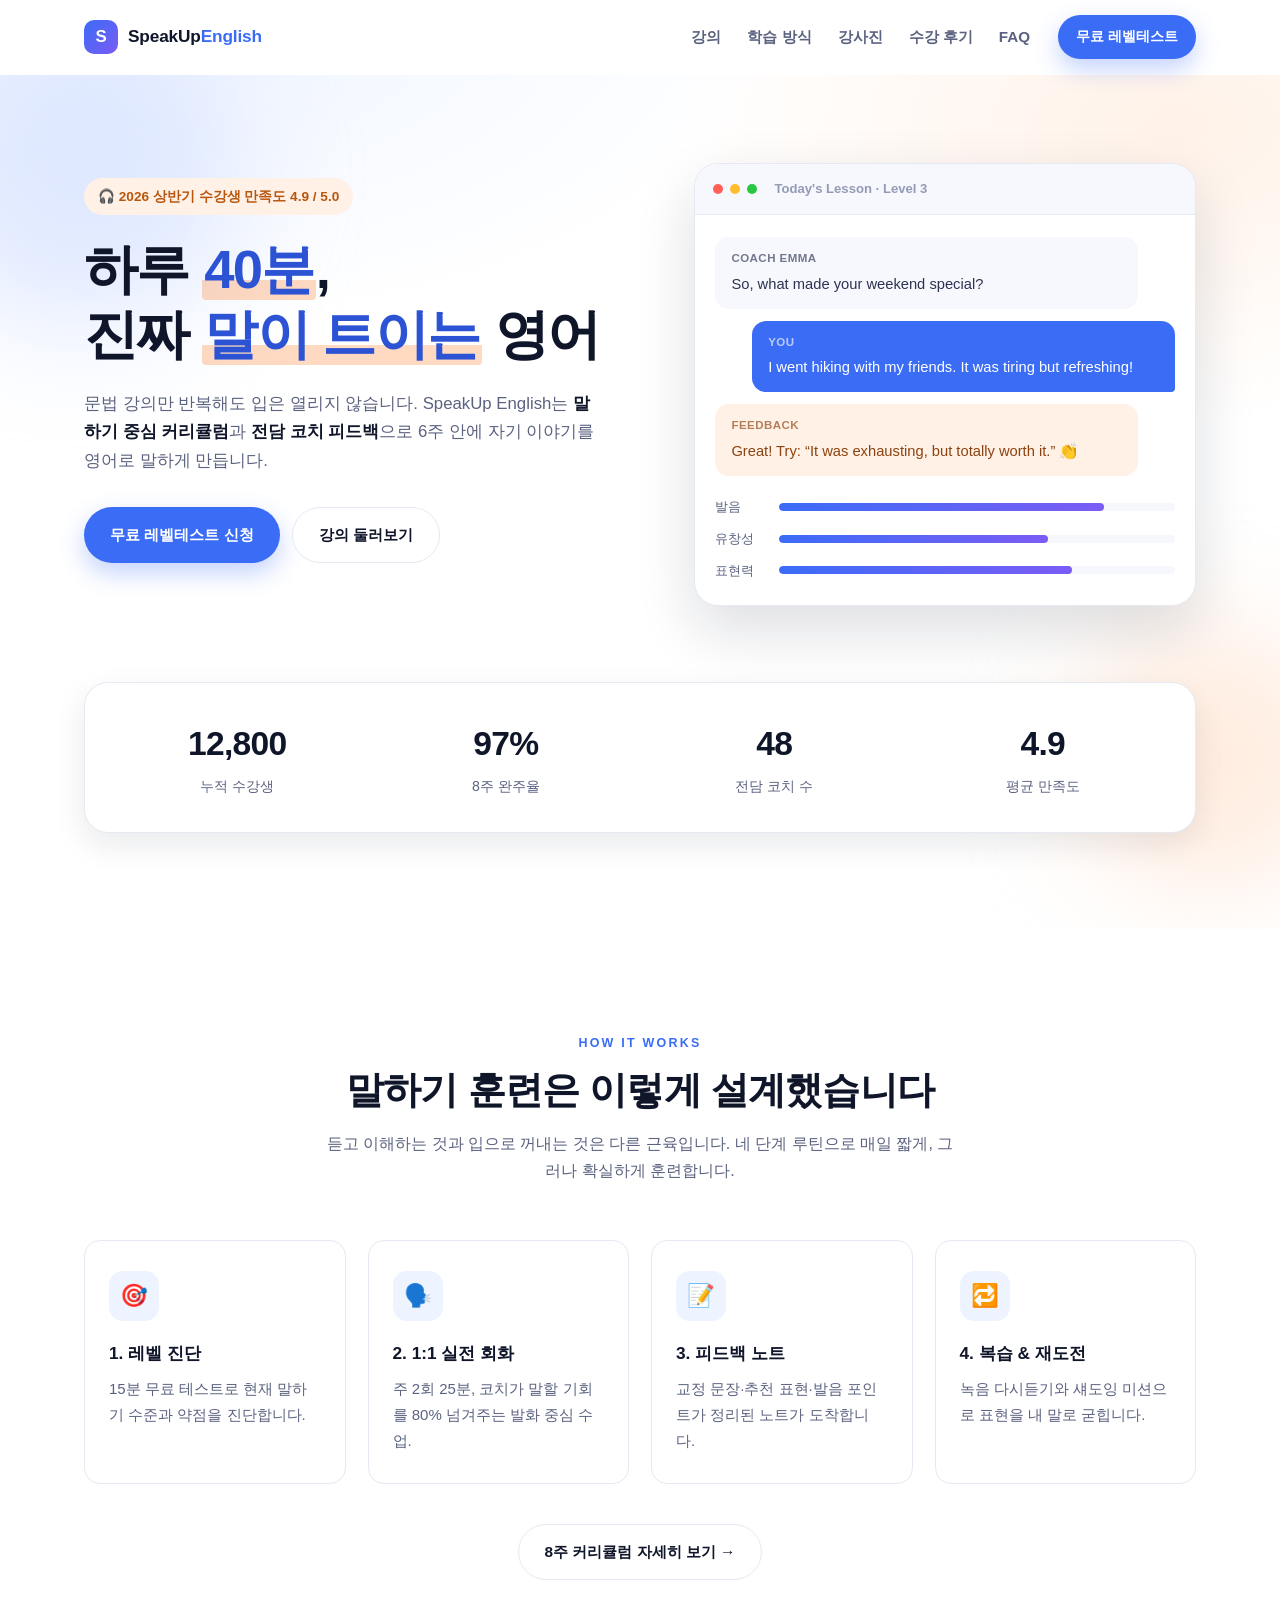
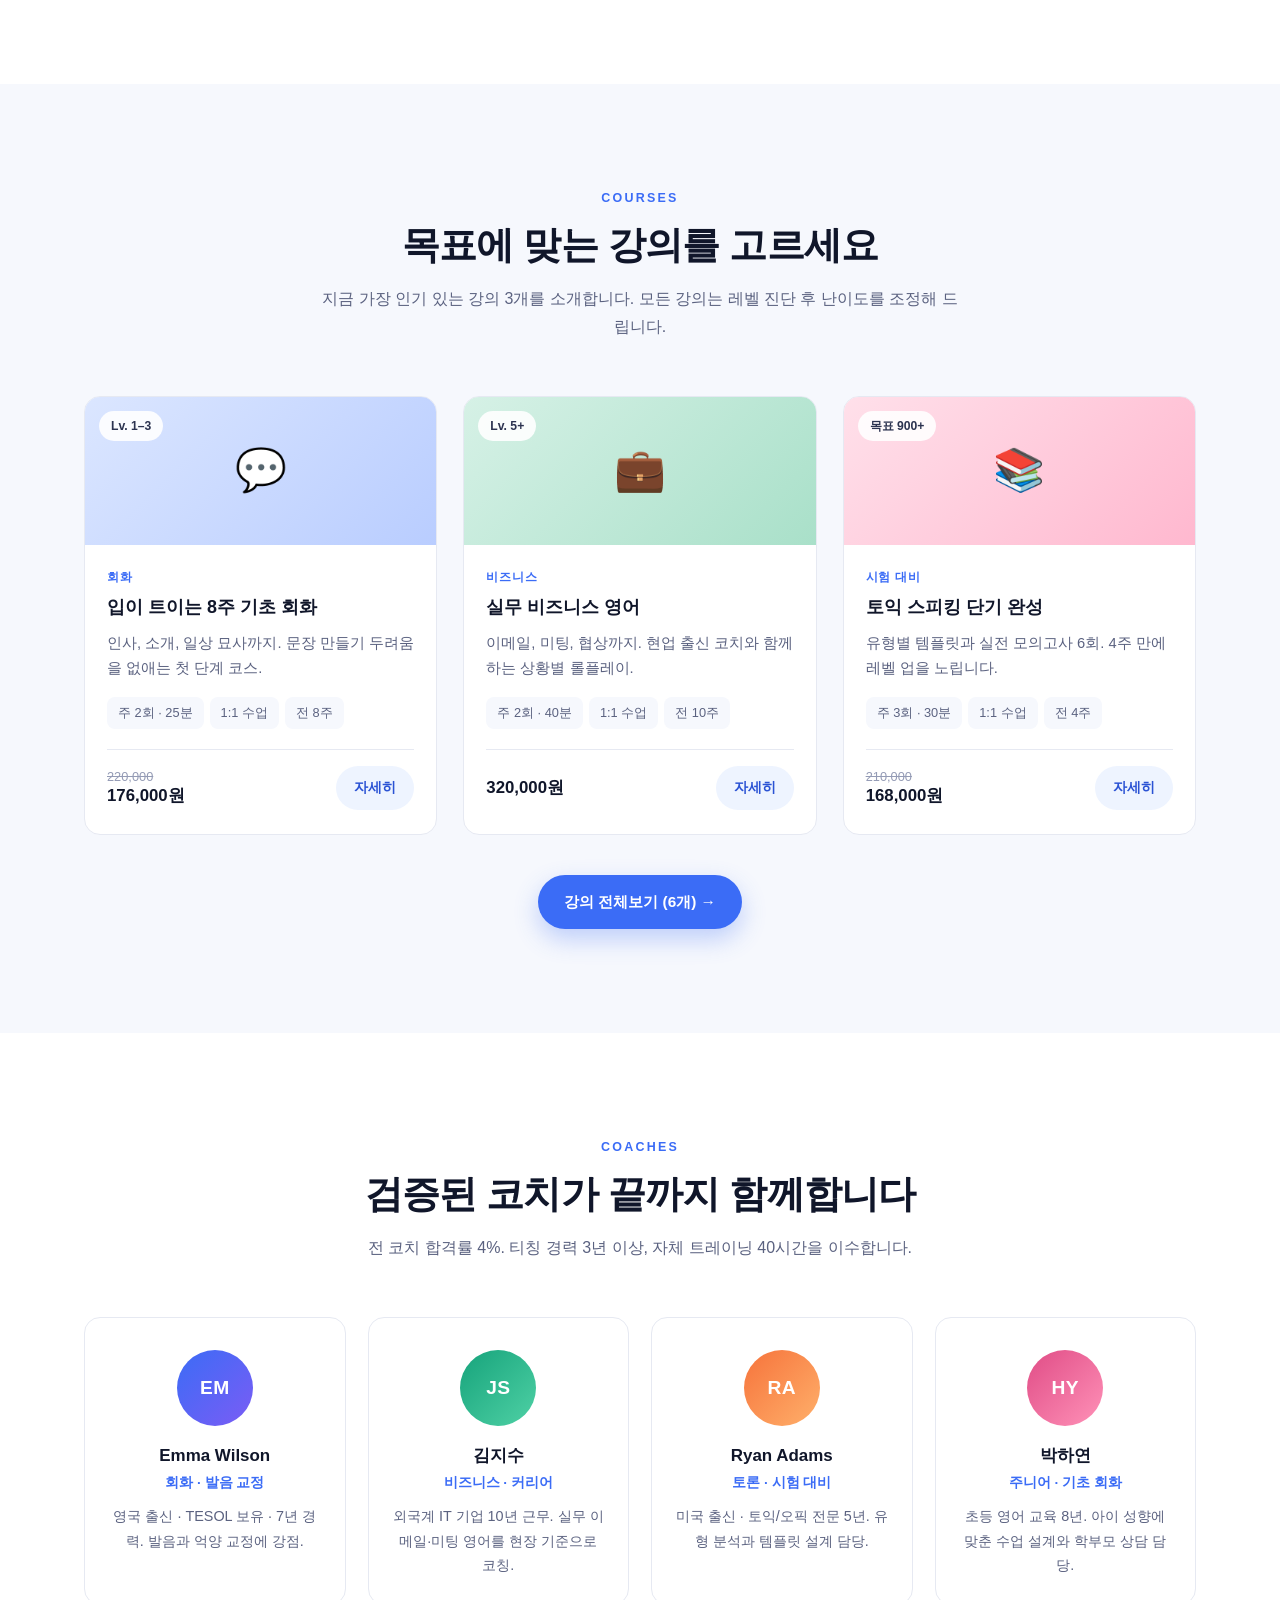
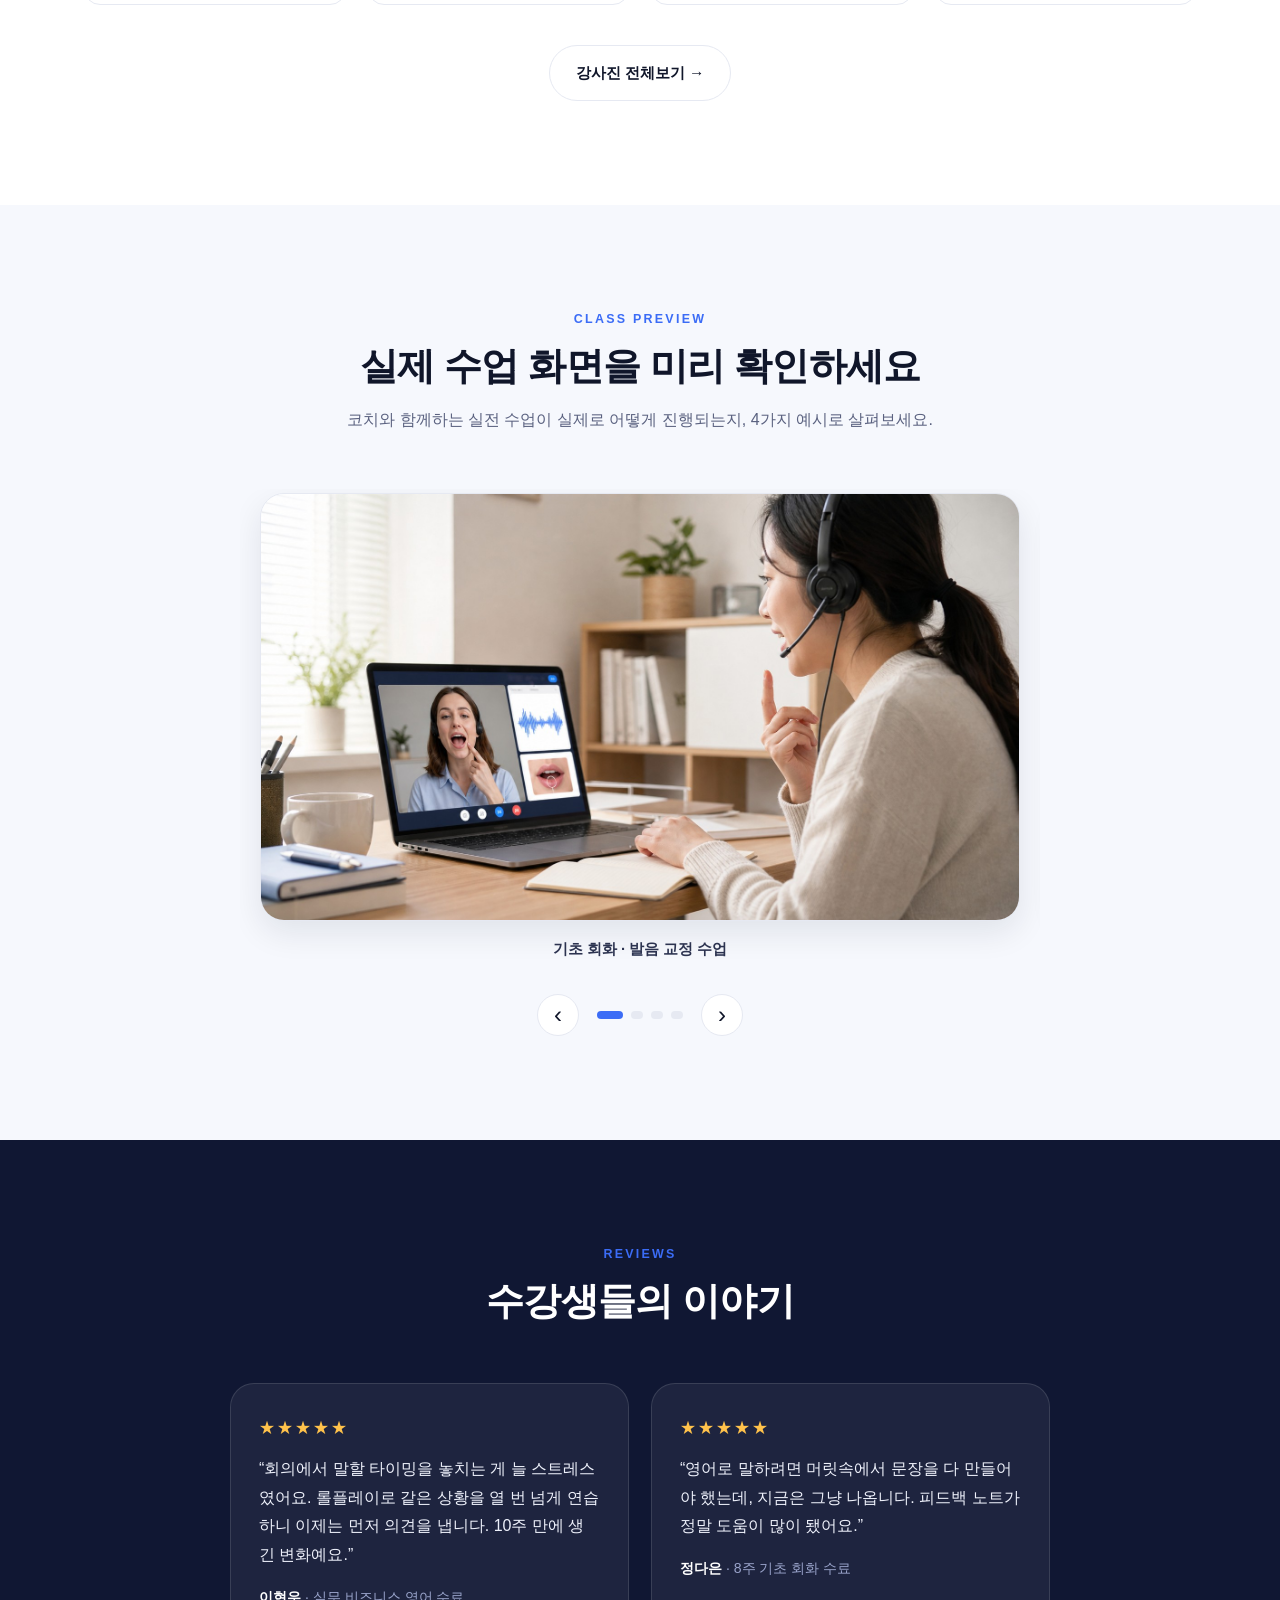
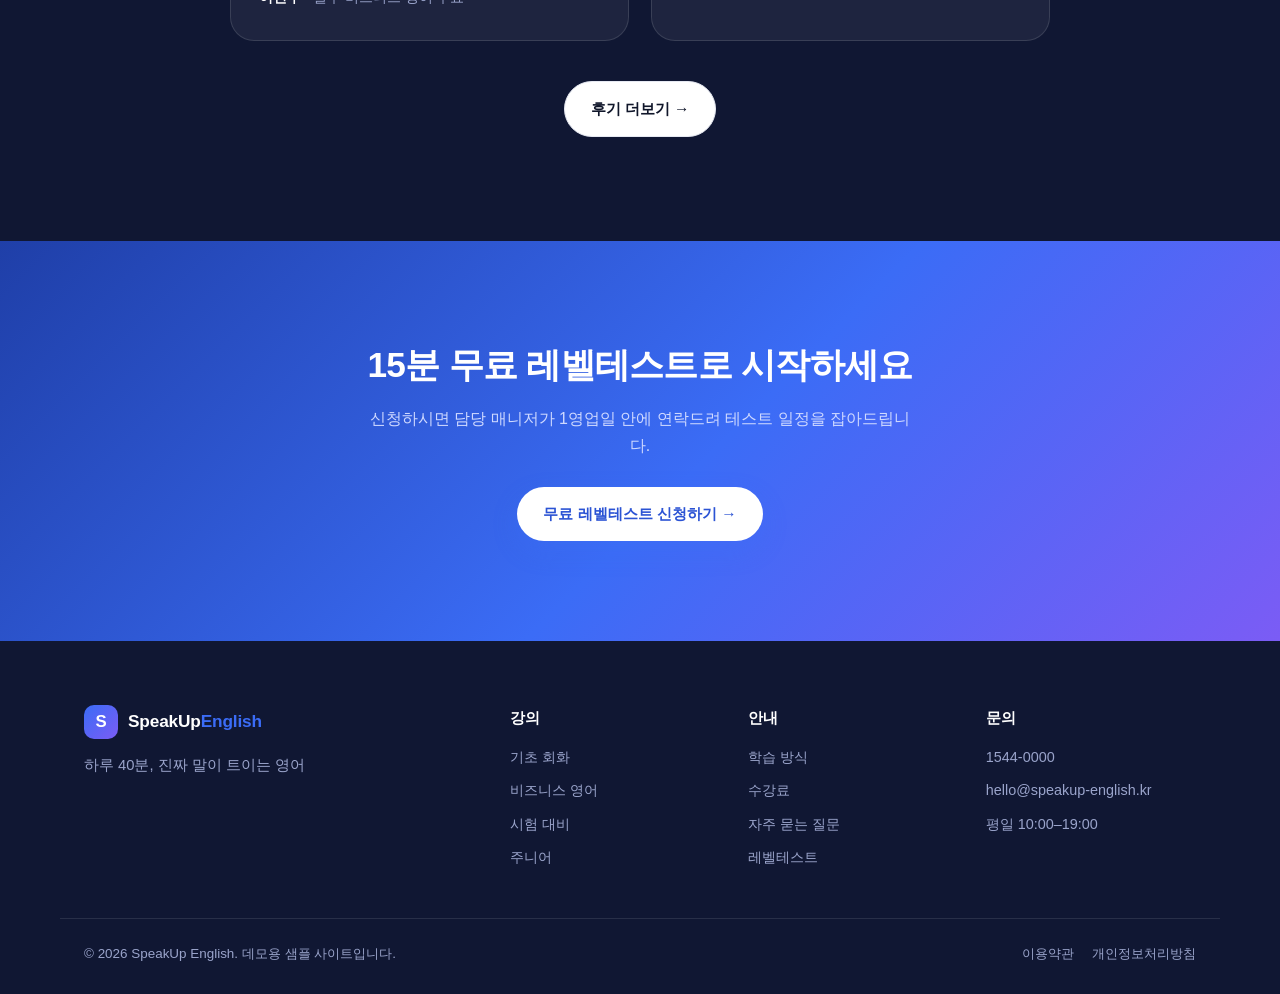
<file: index.html>
<!DOCTYPE html>
<html lang="ko">
<head>
  <meta charset="UTF-8" />
  <meta name="viewport" content="width=device-width, initial-scale=1.0" />
  <title>SpeakUp English — 하루 40분, 진짜 말이 트이는 영어</title>
  <meta name="description" content="원어민 1:1 회화부터 비즈니스 영어, 시험 대비까지. 레벨별 커리큘럼과 전담 코치가 함께하는 온라인 영어 강의 SpeakUp English." />
  <link rel="stylesheet" href="css/style.css" />
</head>
<body>
  <a class="skip-link" href="#main">본문으로 바로가기</a>

  <!-- ================= HEADER ================= -->
  <header class="header" id="header">
    <div class="container header__inner">
      <a href="index.html" class="logo">
        <span class="logo__mark" aria-hidden="true">S</span>
        <span class="logo__text">SpeakUp<em>English</em></span>
      </a>

      <nav class="nav" id="nav" aria-label="주요 메뉴">
        <ul class="nav__list">
          <li><a href="#courses" class="nav__link">강의</a></li>
          <li><a href="#features" class="nav__link">학습 방식</a></li>
          <li><a href="#teachers" class="nav__link">강사진</a></li>
          <li><a href="#reviews" class="nav__link">수강 후기</a></li>
          <li><a href="faq.html" class="nav__link">FAQ</a></li>
        </ul>
        <a href="apply.html" class="btn btn--primary btn--sm nav__cta">무료 레벨테스트</a>
      </nav>

      <button class="nav-toggle" id="navToggle" aria-label="메뉴 열기" aria-expanded="false" aria-controls="nav">
        <span></span><span></span><span></span>
      </button>
    </div>
  </header>

  <main id="main">
    <!-- ================= HERO ================= -->
    <section class="hero" id="hero">
      <div class="hero__blob hero__blob--1" aria-hidden="true"></div>
      <div class="hero__blob hero__blob--2" aria-hidden="true"></div>

      <div class="container hero__inner">
        <div class="hero__copy reveal">
          <p class="badge">🎧 2026 상반기 수강생 만족도 4.9 / 5.0</p>
          <h1 class="hero__title">
            하루 <span class="hl">40분</span>,<br />
            진짜 <span class="hl">말이 트이는</span> 영어
          </h1>
          <p class="hero__desc">
            문법 강의만 반복해도 입은 열리지 않습니다. SpeakUp English는
            <strong>말하기 중심 커리큘럼</strong>과 <strong>전담 코치 피드백</strong>으로
            6주 안에 자기 이야기를 영어로 말하게 만듭니다.
          </p>

          <div class="hero__actions">
            <a href="apply.html" class="btn btn--primary">무료 레벨테스트 신청</a>
            <a href="#courses" class="btn btn--ghost">강의 둘러보기</a>
          </div>

          <ul class="hero__points">
</ul>
        </div>

        <div class="hero__card-wrap reveal" data-reveal-delay="120">
          <div class="hero-card">
            <div class="hero-card__head">
              <span class="dot dot--red"></span>
              <span class="dot dot--yellow"></span>
              <span class="dot dot--green"></span>
              <span class="hero-card__title">Today's Lesson · Level 3</span>
            </div>
            <div class="hero-card__body">
              <p class="chat chat--coach">
                <span class="chat__who">Coach Emma</span>
                So, what made your weekend special?
              </p>
              <p class="chat chat--me">
                <span class="chat__who">You</span>
                I went hiking with my friends. It was tiring but refreshing!
              </p>
              <p class="chat chat--coach">
                <span class="chat__who">Feedback</span>
                Great! Try: “It was exhausting, but totally worth it.” 👏
              </p>
              <div class="hero-card__meter">
                <div class="meter">
                  <span class="meter__label">발음</span>
                  <span class="meter__bar"><i style="--w: 82%"></i></span>
                </div>
                <div class="meter">
                  <span class="meter__label">유창성</span>
                  <span class="meter__bar"><i style="--w: 68%"></i></span>
                </div>
                <div class="meter">
                  <span class="meter__label">표현력</span>
                  <span class="meter__bar"><i style="--w: 74%"></i></span>
                </div>
              </div>
            </div>
          </div>
        </div>
      </div>

      <!-- STATS -->
      <div class="container">
        <ul class="stats reveal">
          <li class="stat">
            <strong class="stat__num" data-count="12800">0</strong>
            <span class="stat__label">누적 수강생</span>
          </li>
          <li class="stat">
            <strong class="stat__num" data-count="97" data-suffix="%">0</strong>
            <span class="stat__label">8주 완주율</span>
          </li>
          <li class="stat">
            <strong class="stat__num" data-count="48">0</strong>
            <span class="stat__label">전담 코치 수</span>
          </li>
          <li class="stat">
            <strong class="stat__num" data-count="4.9" data-decimals="1">0</strong>
            <span class="stat__label">평균 만족도</span>
          </li>
        </ul>
      </div>
    </section>

    <!-- ================= FEATURES 티저 ================= -->
    <section class="section" id="features">
      <div class="container">
        <div class="section__head reveal">
          <p class="eyebrow">HOW IT WORKS</p>
          <h2 class="section__title">말하기 훈련은 이렇게 설계했습니다</h2>
          <p class="section__desc">
            듣고 이해하는 것과 입으로 꺼내는 것은 다른 근육입니다.
            네 단계 루틴으로 매일 짧게, 그러나 확실하게 훈련합니다.
          </p>
        </div>

        <div class="feature-grid">
          <article class="feature reveal">
            <span class="feature__icon" aria-hidden="true">🎯</span>
            <h3 class="feature__title">1. 레벨 진단</h3>
            <p>15분 무료 테스트로 현재 말하기 수준과 약점을 진단합니다.</p>
          </article>
          <article class="feature reveal" data-reveal-delay="80">
            <span class="feature__icon" aria-hidden="true">🗣️</span>
            <h3 class="feature__title">2. 1:1 실전 회화</h3>
            <p>주 2회 25분, 코치가 말할 기회를 80% 넘겨주는 발화 중심 수업.</p>
          </article>
          <article class="feature reveal" data-reveal-delay="160">
            <span class="feature__icon" aria-hidden="true">📝</span>
            <h3 class="feature__title">3. 피드백 노트</h3>
            <p>교정 문장·추천 표현·발음 포인트가 정리된 노트가 도착합니다.</p>
          </article>
          <article class="feature reveal" data-reveal-delay="240">
            <span class="feature__icon" aria-hidden="true">🔁</span>
            <h3 class="feature__title">4. 복습 &amp; 재도전</h3>
            <p>녹음 다시듣기와 섀도잉 미션으로 표현을 내 말로 굳힙니다.</p>
          </article>
        </div>

        <p class="teaser-more reveal"><a href="how-it-works.html" class="btn btn--ghost">8주 커리큘럼 자세히 보기 →</a></p>
      </div>
    </section>

    <!-- ================= COURSES 티저 ================= -->
    <section class="section section--alt" id="courses">
      <div class="container">
        <div class="section__head reveal">
          <p class="eyebrow">COURSES</p>
          <h2 class="section__title">목표에 맞는 강의를 고르세요</h2>
          <p class="section__desc">지금 가장 인기 있는 강의 3개를 소개합니다. 모든 강의는 레벨 진단 후 난이도를 조정해 드립니다.</p>
        </div>

        <div class="course-grid">
          <article class="course reveal">
            <div class="course__thumb course__thumb--a">
              <span class="course__level">Lv. 1–3</span>
              <span class="course__emoji" aria-hidden="true">💬</span>
            </div>
            <div class="course__body">
              <p class="course__tag">회화</p>
              <h3 class="course__title">입이 트이는 8주 기초 회화</h3>
              <p class="course__desc">인사, 소개, 일상 묘사까지. 문장 만들기 두려움을 없애는 첫 단계 코스.</p>
              <ul class="course__meta">
                <li>주 2회 · 25분</li>
                <li>1:1 수업</li>
                <li>전 8주</li>
              </ul>
              <div class="course__foot">
                <p class="course__price"><s>220,000</s><strong>176,000원</strong></p>
                <a href="courses.html" class="btn btn--soft btn--sm">자세히</a>
              </div>
            </div>
          </article>

          <article class="course reveal" data-reveal-delay="80">
            <div class="course__thumb course__thumb--c">
              <span class="course__level">Lv. 5+</span>
              <span class="course__emoji" aria-hidden="true">💼</span>
            </div>
            <div class="course__body">
              <p class="course__tag">비즈니스</p>
              <h3 class="course__title">실무 비즈니스 영어</h3>
              <p class="course__desc">이메일, 미팅, 협상까지. 현업 출신 코치와 함께하는 상황별 롤플레이.</p>
              <ul class="course__meta">
                <li>주 2회 · 40분</li>
                <li>1:1 수업</li>
                <li>전 10주</li>
              </ul>
              <div class="course__foot">
                <p class="course__price"><strong>320,000원</strong></p>
                <a href="courses.html" class="btn btn--soft btn--sm">자세히</a>
              </div>
            </div>
          </article>

          <article class="course reveal" data-reveal-delay="160">
            <div class="course__thumb course__thumb--e">
              <span class="course__level">목표 900+</span>
              <span class="course__emoji" aria-hidden="true">📚</span>
            </div>
            <div class="course__body">
              <p class="course__tag">시험 대비</p>
              <h3 class="course__title">토익 스피킹 단기 완성</h3>
              <p class="course__desc">유형별 템플릿과 실전 모의고사 6회. 4주 만에 레벨 업을 노립니다.</p>
              <ul class="course__meta">
                <li>주 3회 · 30분</li>
                <li>1:1 수업</li>
                <li>전 4주</li>
              </ul>
              <div class="course__foot">
                <p class="course__price"><s>210,000</s><strong>168,000원</strong></p>
                <a href="courses.html" class="btn btn--soft btn--sm">자세히</a>
              </div>
            </div>
          </article>
        </div>

        <p class="teaser-more reveal"><a href="courses.html" class="btn btn--primary">강의 전체보기 (6개) →</a></p>
      </div>
    </section>

    <!-- ================= TEACHERS 티저 ================= -->
    <section class="section" id="teachers">
      <div class="container">
        <div class="section__head reveal">
          <p class="eyebrow">COACHES</p>
          <h2 class="section__title">검증된 코치가 끝까지 함께합니다</h2>
          <p class="section__desc">전 코치 합격률 4%. 티칭 경력 3년 이상, 자체 트레이닝 40시간을 이수합니다.</p>
        </div>

        <div class="teacher-grid">
          <article class="teacher reveal">
            <div class="teacher__avatar teacher__avatar--1" aria-hidden="true">EM</div>
            <h3 class="teacher__name">Emma Wilson</h3>
            <p class="teacher__role">회화 · 발음 교정</p>
            <p class="teacher__bio">영국 출신 · TESOL 보유 · 7년 경력. 발음과 억양 교정에 강점.</p>
          </article>
          <article class="teacher reveal" data-reveal-delay="80">
            <div class="teacher__avatar teacher__avatar--2" aria-hidden="true">JS</div>
            <h3 class="teacher__name">김지수</h3>
            <p class="teacher__role">비즈니스 · 커리어</p>
            <p class="teacher__bio">외국계 IT 기업 10년 근무. 실무 이메일·미팅 영어를 현장 기준으로 코칭.</p>
          </article>
          <article class="teacher reveal" data-reveal-delay="160">
            <div class="teacher__avatar teacher__avatar--3" aria-hidden="true">RA</div>
            <h3 class="teacher__name">Ryan Adams</h3>
            <p class="teacher__role">토론 · 시험 대비</p>
            <p class="teacher__bio">미국 출신 · 토익/오픽 전문 5년. 유형 분석과 템플릿 설계 담당.</p>
          </article>
          <article class="teacher reveal" data-reveal-delay="240">
            <div class="teacher__avatar teacher__avatar--4" aria-hidden="true">HY</div>
            <h3 class="teacher__name">박하연</h3>
            <p class="teacher__role">주니어 · 기초 회화</p>
            <p class="teacher__bio">초등 영어 교육 8년. 아이 성향에 맞춘 수업 설계와 학부모 상담 담당.</p>
          </article>
        </div>

        <p class="teaser-more reveal"><a href="teachers.html" class="btn btn--ghost">강사진 전체보기 →</a></p>
      </div>
    </section>

    <!-- ================= LESSON PREVIEW 슬라이더 ================= -->
    <section class="section section--alt" id="lessons">
      <div class="container">
        <div class="section__head reveal">
          <p class="eyebrow">CLASS PREVIEW</p>
          <h2 class="section__title">실제 수업 화면을 미리 확인하세요</h2>
          <p class="section__desc">코치와 함께하는 실전 수업이 실제로 어떻게 진행되는지, 4가지 예시로 살펴보세요.</p>
        </div>

        <div class="slider slider--light reveal" id="slider">
          <div class="slider__viewport">
            <div class="slider__track" id="sliderTrack">
              <div class="slide">
                <figure class="lesson-slide__figure">
                  <img class="lesson-slide__img" src="images/lesson-1.jpg" alt="기초 회화 수업 화면" loading="lazy" />
                </figure>
                <p class="lesson-slide__caption">기초 회화 · 발음 교정 수업</p>
              </div>

              <div class="slide">
                <figure class="lesson-slide__figure">
                  <img class="lesson-slide__img" src="images/lesson-2.jpg" alt="비즈니스 영어 수업 화면" loading="lazy" />
                </figure>
                <p class="lesson-slide__caption">실무 비즈니스 영어 · 이메일·미팅 롤플레이</p>
              </div>

              <div class="slide">
                <figure class="lesson-slide__figure">
                  <img class="lesson-slide__img" src="images/lesson-3.jpg" alt="토익 스피킹 수업 화면" loading="lazy" />
                </figure>
                <p class="lesson-slide__caption">토익 스피킹 단기 완성 · 유형별 템플릿 연습</p>
              </div>

              <div class="slide">
                <figure class="lesson-slide__figure">
                  <img class="lesson-slide__img" src="images/lesson-4.jpg" alt="주니어 회화 수업 화면" loading="lazy" />
                </figure>
                <p class="lesson-slide__caption">주니어 기초 회화 · 눈높이 맞춤 수업</p>
              </div>
            </div>
          </div>

          <div class="slider__ctrl">
            <button class="slider__btn" id="prevBtn" aria-label="이전 수업 화면">‹</button>
            <div class="slider__dots" id="sliderDots"></div>
            <button class="slider__btn" id="nextBtn" aria-label="다음 수업 화면">›</button>
          </div>
        </div>
      </div>
    </section>

    <!-- ================= REVIEWS 티저 ================= -->
    <section class="section section--dark" id="reviews">
      <div class="container">
        <div class="section__head section__head--light reveal">
          <p class="eyebrow">REVIEWS</p>
          <h2 class="section__title">수강생들의 이야기</h2>
        </div>

        <div class="review-grid reveal" style="max-width:820px;margin:0 auto;">
          <article class="review-card">
            <p class="quote__stars" aria-label="별점 5점">★★★★★</p>
            <p class="quote__text">
              “회의에서 말할 타이밍을 놓치는 게 늘 스트레스였어요. 롤플레이로 같은 상황을
              열 번 넘게 연습하니 이제는 먼저 의견을 냅니다. 10주 만에 생긴 변화예요.”
            </p>
            <p class="quote__who"><strong>이현우</strong> · 실무 비즈니스 영어 수료</p>
          </article>
          <article class="review-card">
            <p class="quote__stars" aria-label="별점 5점">★★★★★</p>
            <p class="quote__text">
              “영어로 말하려면 머릿속에서 문장을 다 만들어야 했는데, 지금은 그냥 나옵니다.
              피드백 노트가 정말 도움이 많이 됐어요.”
            </p>
            <p class="quote__who"><strong>정다은</strong> · 8주 기초 회화 수료</p>
          </article>
        </div>

        <p class="teaser-more reveal"><a href="reviews.html" class="btn btn--ghost">후기 더보기 →</a></p>
      </div>
    </section>

    <!-- ================= APPLY CTA 배너 ================= -->
    <section class="apply" id="apply">
      <div class="container" style="text-align:center;">
        <h2 class="apply__title reveal">15분 무료 레벨테스트로 시작하세요</h2>
        <p class="apply__desc reveal" style="max-width:560px;margin-left:auto;margin-right:auto;">
          신청하시면 담당 매니저가 1영업일 안에 연락드려 테스트 일정을 잡아드립니다.
        </p>
        <p class="reveal" style="margin-top:28px;">
          <a href="apply.html" class="btn btn--primary" style="background:#fff;color:var(--brand-600);">무료 레벨테스트 신청하기 →</a>
        </p>
      </div>
    </section>
  </main>

  <!-- ================= FOOTER ================= -->
  <footer class="footer">
    <div class="container footer__inner">
      <div class="footer__brand">
        <a href="index.html" class="logo logo--light">
          <span class="logo__mark" aria-hidden="true">S</span>
          <span class="logo__text">SpeakUp<em>English</em></span>
        </a>
        <p class="footer__tag">하루 40분, 진짜 말이 트이는 영어</p>
      </div>

      <nav class="footer__cols" aria-label="사이트 정보">
        <div class="footer__col">
          <h3>강의</h3>
          <ul>
            <li><a href="courses.html">기초 회화</a></li>
            <li><a href="courses.html">비즈니스 영어</a></li>
            <li><a href="courses.html">시험 대비</a></li>
            <li><a href="courses.html">주니어</a></li>
          </ul>
        </div>
        <div class="footer__col">
          <h3>안내</h3>
          <ul>
            <li><a href="how-it-works.html">학습 방식</a></li>
            <li><a href="pricing.html">수강료</a></li>
            <li><a href="faq.html">자주 묻는 질문</a></li>
            <li><a href="apply.html">레벨테스트</a></li>
          </ul>
        </div>
        <div class="footer__col">
          <h3>문의</h3>
          <ul>
            <li>1544-0000</li>
            <li>hello@speakup-english.kr</li>
            <li>평일 10:00–19:00</li>
          </ul>
        </div>
      </nav>
    </div>

    <div class="container footer__bottom">
      <p>© 2026 SpeakUp English. 데모용 샘플 사이트입니다.</p>
      <ul class="footer__legal">
        <li><a href="#">이용약관</a></li>
        <li><a href="#">개인정보처리방침</a></li>
      </ul>
    </div>
  </footer>

  <button class="to-top" id="toTop" aria-label="맨 위로" hidden>↑</button>

  <script src="js/main.js"></script>
</body>
</html>
</file>
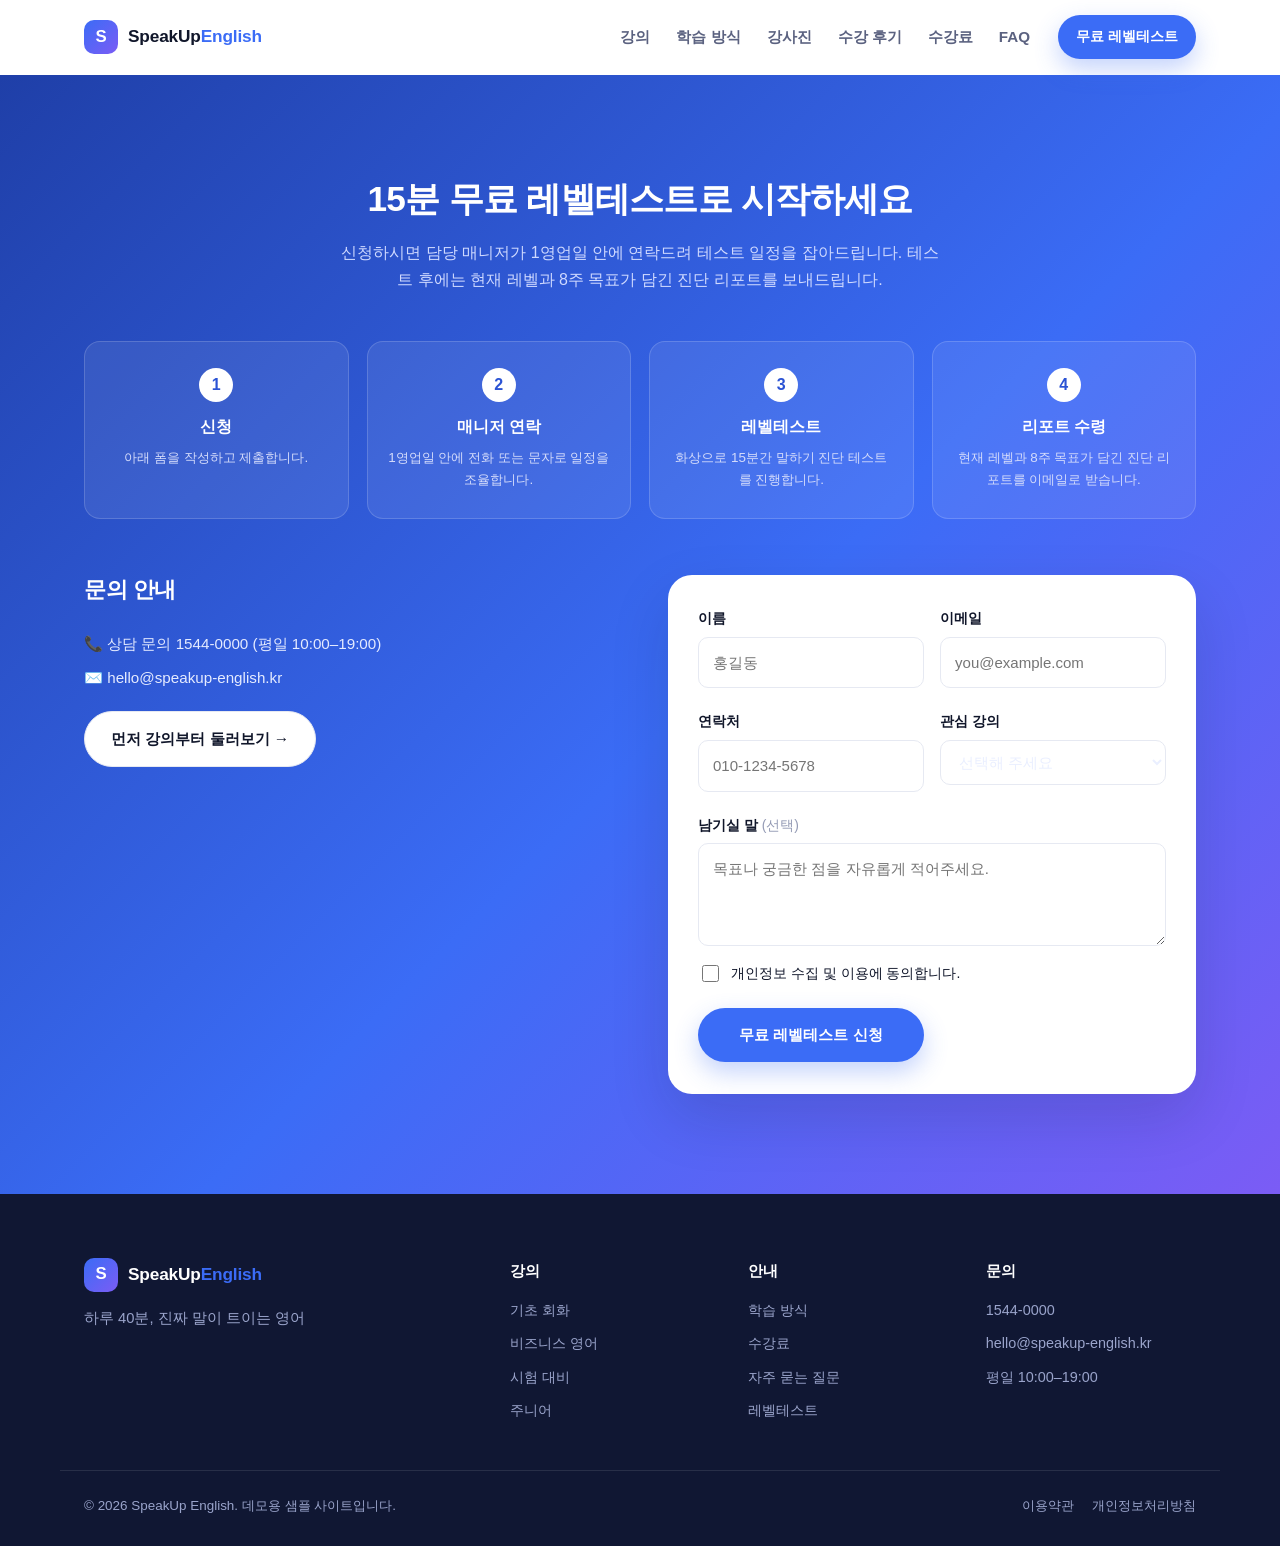
<file: apply.html>
<!DOCTYPE html>
<html lang="ko">
<head>
  <meta charset="UTF-8" />
  <meta name="viewport" content="width=device-width, initial-scale=1.0" />
  <title>무료 레벨테스트 신청 — SpeakUp English</title>
  <meta name="description" content="15분 무료 레벨테스트를 신청하고 담당 매니저의 연락, 레벨테스트, 진단 리포트까지 이어지는 절차를 확인하세요." />
  <link rel="stylesheet" href="css/style.css" />
</head>
<body>
  <a class="skip-link" href="#main">본문으로 바로가기</a>

  <header class="header" id="header">
    <div class="container header__inner">
      <a href="index.html" class="logo">
        <span class="logo__mark" aria-hidden="true">S</span>
        <span class="logo__text">SpeakUp<em>English</em></span>
      </a>

      <nav class="nav" id="nav" aria-label="주요 메뉴">
        <ul class="nav__list">
          <li><a href="courses.html" class="nav__link">강의</a></li>
          <li><a href="how-it-works.html" class="nav__link">학습 방식</a></li>
          <li><a href="teachers.html" class="nav__link">강사진</a></li>
          <li><a href="reviews.html" class="nav__link">수강 후기</a></li>
          <li><a href="pricing.html" class="nav__link">수강료</a></li>
          <li><a href="faq.html" class="nav__link">FAQ</a></li>
        </ul>
        <a href="apply.html" class="btn btn--primary btn--sm nav__cta is-active" aria-current="page">무료 레벨테스트</a>
      </nav>

      <button class="nav-toggle" id="navToggle" aria-label="메뉴 열기" aria-expanded="false" aria-controls="nav">
        <span></span><span></span><span></span>
      </button>
    </div>
  </header>

  <main id="main">
    <section class="apply">
      <div class="container">
        <h1 class="apply__title reveal" style="text-align:center;">15분 무료 레벨테스트로 시작하세요</h1>
        <p class="apply__desc reveal" style="text-align:center;max-width:600px;margin:16px auto 0;">
          신청하시면 담당 매니저가 1영업일 안에 연락드려 테스트 일정을 잡아드립니다.
          테스트 후에는 현재 레벨과 8주 목표가 담긴 진단 리포트를 보내드립니다.
        </p>

        <div class="steps reveal" style="margin-top:48px;">
          <div class="step">
            <span class="step__num">1</span>
            <h3>신청</h3>
            <p>아래 폼을 작성하고 제출합니다.</p>
          </div>
          <div class="step">
            <span class="step__num">2</span>
            <h3>매니저 연락</h3>
            <p>1영업일 안에 전화 또는 문자로 일정을 조율합니다.</p>
          </div>
          <div class="step">
            <span class="step__num">3</span>
            <h3>레벨테스트</h3>
            <p>화상으로 15분간 말하기 진단 테스트를 진행합니다.</p>
          </div>
          <div class="step">
            <span class="step__num">4</span>
            <h3>리포트 수령</h3>
            <p>현재 레벨과 8주 목표가 담긴 진단 리포트를 이메일로 받습니다.</p>
          </div>
        </div>

        <div class="apply__inner" style="margin-top:56px;">
          <div class="apply__copy reveal">
            <h2 class="apply__title" style="font-size:1.4rem;">문의 안내</h2>
            <ul class="apply__list">
              <li>📞 상담 문의 1544-0000 (평일 10:00–19:00)</li>
              <li>✉️ hello@speakup-english.kr</li>
            </ul>
            <p style="margin-top:20px;"><a href="courses.html" class="btn btn--ghost">먼저 강의부터 둘러보기 →</a></p>
          </div>

          <form class="form reveal" id="applyForm" data-reveal-delay="120" novalidate>
            <div class="field">
              <label for="name">이름</label>
              <input type="text" id="name" name="name" placeholder="홍길동" required />
              <p class="field__error" data-error-for="name"></p>
            </div>

            <div class="field">
              <label for="email">이메일</label>
              <input type="email" id="email" name="email" placeholder="you@example.com" required />
              <p class="field__error" data-error-for="email"></p>
            </div>

            <div class="field">
              <label for="phone">연락처</label>
              <input type="tel" id="phone" name="phone" placeholder="010-1234-5678" required />
              <p class="field__error" data-error-for="phone"></p>
            </div>

            <div class="field">
              <label for="course">관심 강의</label>
              <select id="course" name="course" required>
                <option value="">선택해 주세요</option>
                <option value="speaking">기초 회화</option>
                <option value="discussion">토론 스피킹</option>
                <option value="business">비즈니스 영어</option>
                <option value="exam">시험 대비</option>
                <option value="kids">주니어</option>
              </select>
              <p class="field__error" data-error-for="course"></p>
            </div>

            <div class="field field--full">
              <label for="message">남기실 말 <span class="field__opt">(선택)</span></label>
              <textarea id="message" name="message" rows="3" placeholder="목표나 궁금한 점을 자유롭게 적어주세요."></textarea>
            </div>

            <div class="field field--full field--check">
              <label class="check">
                <input type="checkbox" id="agree" name="agree" required />
                <span>개인정보 수집 및 이용에 동의합니다.</span>
              </label>
              <p class="field__error" data-error-for="agree"></p>
            </div>

            <button type="submit" class="btn btn--primary btn--block">무료 레벨테스트 신청</button>
            <p class="form__done" id="formDone" hidden>신청이 접수되었습니다. 1영업일 안에 연락드리겠습니다. 🎉</p>
          </form>
        </div>
      </div>
    </section>
  </main>

  <footer class="footer">
    <div class="container footer__inner">
      <div class="footer__brand">
        <a href="index.html" class="logo logo--light">
          <span class="logo__mark" aria-hidden="true">S</span>
          <span class="logo__text">SpeakUp<em>English</em></span>
        </a>
        <p class="footer__tag">하루 40분, 진짜 말이 트이는 영어</p>
      </div>

      <nav class="footer__cols" aria-label="사이트 정보">
        <div class="footer__col">
          <h3>강의</h3>
          <ul>
            <li><a href="courses.html">기초 회화</a></li>
            <li><a href="courses.html">비즈니스 영어</a></li>
            <li><a href="courses.html">시험 대비</a></li>
            <li><a href="courses.html">주니어</a></li>
          </ul>
        </div>
        <div class="footer__col">
          <h3>안내</h3>
          <ul>
            <li><a href="how-it-works.html">학습 방식</a></li>
            <li><a href="pricing.html">수강료</a></li>
            <li><a href="faq.html">자주 묻는 질문</a></li>
            <li><a href="apply.html">레벨테스트</a></li>
          </ul>
        </div>
        <div class="footer__col">
          <h3>문의</h3>
          <ul>
            <li>1544-0000</li>
            <li>hello@speakup-english.kr</li>
            <li>평일 10:00–19:00</li>
          </ul>
        </div>
      </nav>
    </div>

    <div class="container footer__bottom">
      <p>© 2026 SpeakUp English. 데모용 샘플 사이트입니다.</p>
      <ul class="footer__legal">
        <li><a href="#">이용약관</a></li>
        <li><a href="#">개인정보처리방침</a></li>
      </ul>
    </div>
  </footer>

  <button class="to-top" id="toTop" aria-label="맨 위로" hidden>↑</button>

  <script src="js/main.js"></script>
</body>
</html>
</file>
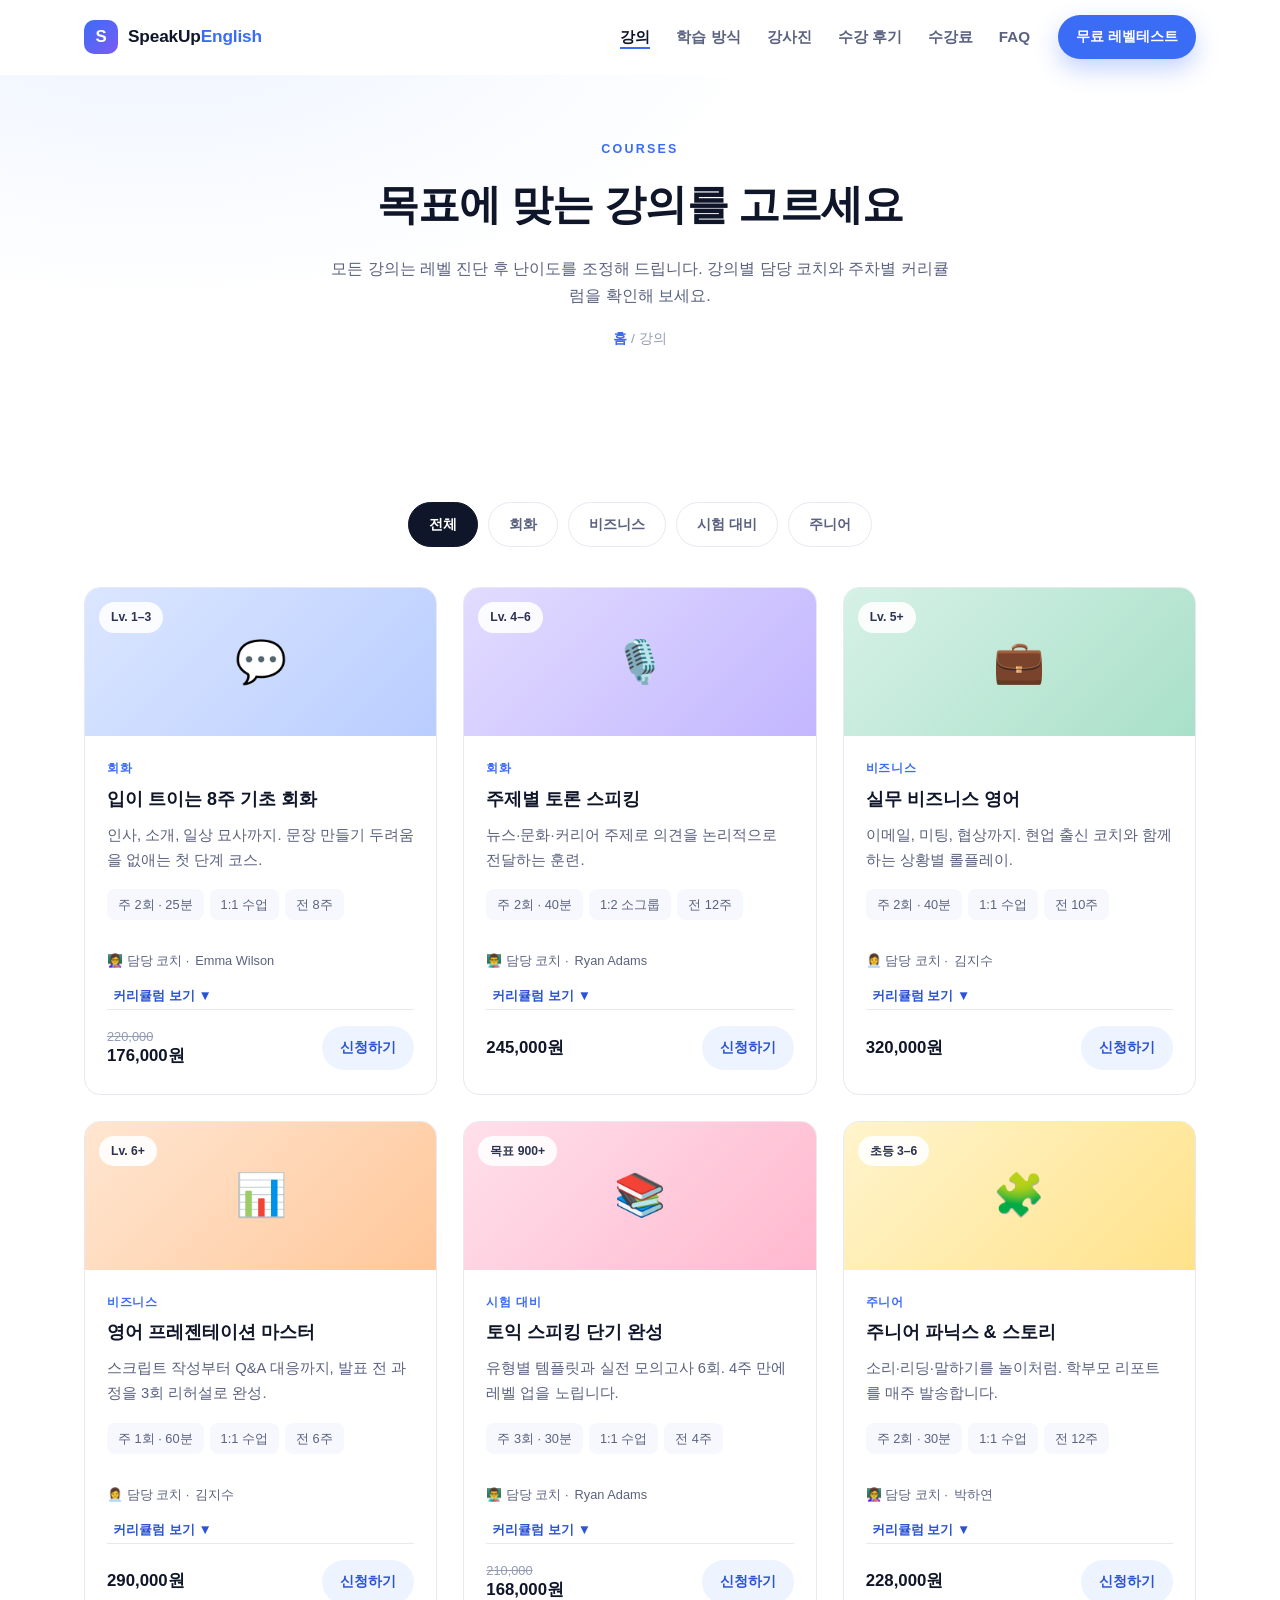
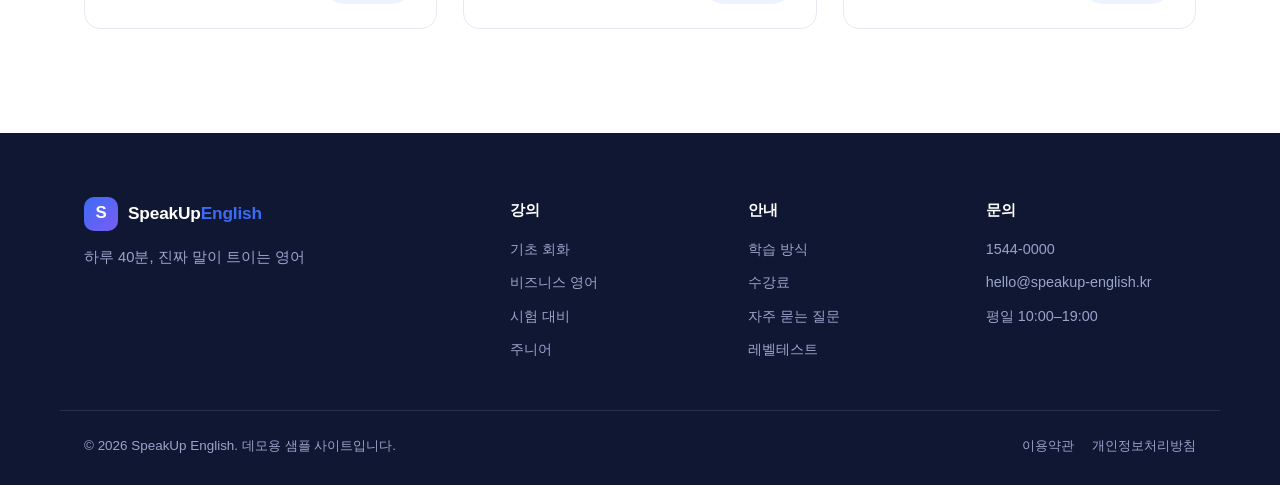
<file: courses.html>
<!DOCTYPE html>
<html lang="ko">
<head>
  <meta charset="UTF-8" />
  <meta name="viewport" content="width=device-width, initial-scale=1.0" />
  <title>전체 강의 — SpeakUp English</title>
  <meta name="description" content="기초 회화부터 비즈니스, 시험 대비, 주니어까지. SpeakUp English의 전체 강의 6종과 주차별 커리큘럼, 담당 코치를 확인하세요." />
  <link rel="stylesheet" href="css/style.css" />
</head>
<body>
  <a class="skip-link" href="#main">본문으로 바로가기</a>

  <header class="header" id="header">
    <div class="container header__inner">
      <a href="index.html" class="logo">
        <span class="logo__mark" aria-hidden="true">S</span>
        <span class="logo__text">SpeakUp<em>English</em></span>
      </a>

      <nav class="nav" id="nav" aria-label="주요 메뉴">
        <ul class="nav__list">
          <li><a href="courses.html" class="nav__link is-active" aria-current="page">강의</a></li>
          <li><a href="how-it-works.html" class="nav__link">학습 방식</a></li>
          <li><a href="teachers.html" class="nav__link">강사진</a></li>
          <li><a href="reviews.html" class="nav__link">수강 후기</a></li>
          <li><a href="pricing.html" class="nav__link">수강료</a></li>
          <li><a href="faq.html" class="nav__link">FAQ</a></li>
        </ul>
        <a href="apply.html" class="btn btn--primary btn--sm nav__cta">무료 레벨테스트</a>
      </nav>

      <button class="nav-toggle" id="navToggle" aria-label="메뉴 열기" aria-expanded="false" aria-controls="nav">
        <span></span><span></span><span></span>
      </button>
    </div>
  </header>

  <main id="main">
    <section class="page-hero">
      <div class="container">
        <p class="eyebrow">COURSES</p>
        <h1 class="page-hero__title">목표에 맞는 강의를 고르세요</h1>
        <p class="page-hero__desc">모든 강의는 레벨 진단 후 난이도를 조정해 드립니다. 강의별 담당 코치와 주차별 커리큘럼을 확인해 보세요.</p>
        <p class="page-hero__crumb"><a href="index.html">홈</a> / 강의</p>
      </div>
    </section>

    <section class="section">
      <div class="container">
        <div class="filters reveal" role="tablist" aria-label="강의 분류">
          <button class="filter is-active" data-filter="all" role="tab" aria-selected="true">전체</button>
          <button class="filter" data-filter="speaking" role="tab" aria-selected="false">회화</button>
          <button class="filter" data-filter="business" role="tab" aria-selected="false">비즈니스</button>
          <button class="filter" data-filter="exam" role="tab" aria-selected="false">시험 대비</button>
          <button class="filter" data-filter="kids" role="tab" aria-selected="false">주니어</button>
        </div>

        <div class="course-grid" id="courseGrid">
          <article class="course reveal" data-category="speaking">
            <div class="course__thumb course__thumb--a">
              <span class="course__level">Lv. 1–3</span>
              <span class="course__emoji" aria-hidden="true">💬</span>
            </div>
            <div class="course__body">
              <p class="course__tag">회화</p>
              <h3 class="course__title">입이 트이는 8주 기초 회화</h3>
              <p class="course__desc">인사, 소개, 일상 묘사까지. 문장 만들기 두려움을 없애는 첫 단계 코스.</p>
              <ul class="course__meta">
                <li>주 2회 · 25분</li>
                <li>1:1 수업</li>
                <li>전 8주</li>
              </ul>
              <p class="course__teacher-tag">👩‍🏫 담당 코치 · <a href="teachers.html#teacher-emma">Emma Wilson</a></p>
              <button class="course__curric-btn" data-curric-toggle="curric-1" aria-expanded="false">커리큘럼 보기 ▼</button>
              <div class="course__curric" id="curric-1">
                <ul>
                  <li>1–2주차 · 자기소개 &amp; 인사 표현</li>
                  <li>3–4주차 · 하루 일과 묘사, 중간 점검</li>
                  <li>5–6주차 · 의견 말하기, 되묻기 표현</li>
                  <li>7–8주차 · 상황극 롤플레이, 최종 테스트</li>
                </ul>
              </div>
              <div class="course__foot">
                <p class="course__price"><s>220,000</s><strong>176,000원</strong></p>
                <a href="apply.html" class="btn btn--soft btn--sm">신청하기</a>
              </div>
            </div>
          </article>

          <article class="course reveal" data-category="speaking" data-reveal-delay="80">
            <div class="course__thumb course__thumb--b">
              <span class="course__level">Lv. 4–6</span>
              <span class="course__emoji" aria-hidden="true">🎙️</span>
            </div>
            <div class="course__body">
              <p class="course__tag">회화</p>
              <h3 class="course__title">주제별 토론 스피킹</h3>
              <p class="course__desc">뉴스·문화·커리어 주제로 의견을 논리적으로 전달하는 훈련.</p>
              <ul class="course__meta">
                <li>주 2회 · 40분</li>
                <li>1:2 소그룹</li>
                <li>전 12주</li>
              </ul>
              <p class="course__teacher-tag">👨‍🏫 담당 코치 · <a href="teachers.html#teacher-ryan">Ryan Adams</a></p>
              <button class="course__curric-btn" data-curric-toggle="curric-2" aria-expanded="false">커리큘럼 보기 ▼</button>
              <div class="course__curric" id="curric-2">
                <ul>
                  <li>1–3주차 · 시사 주제 도입, 어휘 확장</li>
                  <li>4–6주차 · 찬반 토론 구조 익히기</li>
                  <li>7–9주차 · 커리어/문화 주제 심화 토론</li>
                  <li>10–12주차 · 모의 토론 &amp; 피드백</li>
                </ul>
              </div>
              <div class="course__foot">
                <p class="course__price"><strong>245,000원</strong></p>
                <a href="apply.html" class="btn btn--soft btn--sm">신청하기</a>
              </div>
            </div>
          </article>

          <article class="course reveal" data-category="business" data-reveal-delay="160">
            <div class="course__thumb course__thumb--c">
              <span class="course__level">Lv. 5+</span>
              <span class="course__emoji" aria-hidden="true">💼</span>
            </div>
            <div class="course__body">
              <p class="course__tag">비즈니스</p>
              <h3 class="course__title">실무 비즈니스 영어</h3>
              <p class="course__desc">이메일, 미팅, 협상까지. 현업 출신 코치와 함께하는 상황별 롤플레이.</p>
              <ul class="course__meta">
                <li>주 2회 · 40분</li>
                <li>1:1 수업</li>
                <li>전 10주</li>
              </ul>
              <p class="course__teacher-tag">👩‍💼 담당 코치 · <a href="teachers.html#teacher-jisoo">김지수</a></p>
              <button class="course__curric-btn" data-curric-toggle="curric-3" aria-expanded="false">커리큘럼 보기 ▼</button>
              <div class="course__curric" id="curric-3">
                <ul>
                  <li>1–2주차 · 비즈니스 이메일 표현</li>
                  <li>3–5주차 · 화상 미팅 진행 &amp; 참여</li>
                  <li>6–8주차 · 협상/설득 롤플레이</li>
                  <li>9–10주차 · 실전 모의 미팅, 리포트</li>
                </ul>
              </div>
              <div class="course__foot">
                <p class="course__price"><strong>320,000원</strong></p>
                <a href="apply.html" class="btn btn--soft btn--sm">신청하기</a>
              </div>
            </div>
          </article>

          <article class="course reveal" data-category="business">
            <div class="course__thumb course__thumb--d">
              <span class="course__level">Lv. 6+</span>
              <span class="course__emoji" aria-hidden="true">📊</span>
            </div>
            <div class="course__body">
              <p class="course__tag">비즈니스</p>
              <h3 class="course__title">영어 프레젠테이션 마스터</h3>
              <p class="course__desc">스크립트 작성부터 Q&amp;A 대응까지, 발표 전 과정을 3회 리허설로 완성.</p>
              <ul class="course__meta">
                <li>주 1회 · 60분</li>
                <li>1:1 수업</li>
                <li>전 6주</li>
              </ul>
              <p class="course__teacher-tag">👩‍💼 담당 코치 · <a href="teachers.html#teacher-jisoo">김지수</a></p>
              <button class="course__curric-btn" data-curric-toggle="curric-4" aria-expanded="false">커리큘럼 보기 ▼</button>
              <div class="course__curric" id="curric-4">
                <ul>
                  <li>1주차 · 발표 구조 &amp; 스크립트 작성</li>
                  <li>2–3주차 · 슬라이드별 전달력 훈련</li>
                  <li>4–5주차 · 리허설 2회 + 피드백</li>
                  <li>6주차 · 최종 리허설 &amp; Q&amp;A 대응</li>
                </ul>
              </div>
              <div class="course__foot">
                <p class="course__price"><strong>290,000원</strong></p>
                <a href="apply.html" class="btn btn--soft btn--sm">신청하기</a>
              </div>
            </div>
          </article>

          <article class="course reveal" data-category="exam" data-reveal-delay="80">
            <div class="course__thumb course__thumb--e">
              <span class="course__level">목표 900+</span>
              <span class="course__emoji" aria-hidden="true">📚</span>
            </div>
            <div class="course__body">
              <p class="course__tag">시험 대비</p>
              <h3 class="course__title">토익 스피킹 단기 완성</h3>
              <p class="course__desc">유형별 템플릿과 실전 모의고사 6회. 4주 만에 레벨 업을 노립니다.</p>
              <ul class="course__meta">
                <li>주 3회 · 30분</li>
                <li>1:1 수업</li>
                <li>전 4주</li>
              </ul>
              <p class="course__teacher-tag">👨‍🏫 담당 코치 · <a href="teachers.html#teacher-ryan">Ryan Adams</a></p>
              <button class="course__curric-btn" data-curric-toggle="curric-5" aria-expanded="false">커리큘럼 보기 ▼</button>
              <div class="course__curric" id="curric-5">
                <ul>
                  <li>1주차 · 유형 분석 &amp; 템플릿 습득</li>
                  <li>2주차 · 모의고사 3회 + 첨삭</li>
                  <li>3주차 · 약점 유형 집중 훈련</li>
                  <li>4주차 · 모의고사 3회 + 최종 점검</li>
                </ul>
              </div>
              <div class="course__foot">
                <p class="course__price"><s>210,000</s><strong>168,000원</strong></p>
                <a href="apply.html" class="btn btn--soft btn--sm">신청하기</a>
              </div>
            </div>
          </article>

          <article class="course reveal" data-category="kids" data-reveal-delay="160">
            <div class="course__thumb course__thumb--f">
              <span class="course__level">초등 3–6</span>
              <span class="course__emoji" aria-hidden="true">🧩</span>
            </div>
            <div class="course__body">
              <p class="course__tag">주니어</p>
              <h3 class="course__title">주니어 파닉스 &amp; 스토리</h3>
              <p class="course__desc">소리·리딩·말하기를 놀이처럼. 학부모 리포트를 매주 발송합니다.</p>
              <ul class="course__meta">
                <li>주 2회 · 30분</li>
                <li>1:1 수업</li>
                <li>전 12주</li>
              </ul>
              <p class="course__teacher-tag">👩‍🏫 담당 코치 · <a href="teachers.html#teacher-hayeon">박하연</a></p>
              <button class="course__curric-btn" data-curric-toggle="curric-6" aria-expanded="false">커리큘럼 보기 ▼</button>
              <div class="course__curric" id="curric-6">
                <ul>
                  <li>1–4주차 · 파닉스 기초 &amp; 소리 놀이</li>
                  <li>5–8주차 · 짧은 스토리 읽기 &amp; 말하기</li>
                  <li>9–11주차 · 그림책 발표하기</li>
                  <li>12주차 · 미니 발표회 &amp; 학부모 리포트</li>
                </ul>
              </div>
              <div class="course__foot">
                <p class="course__price"><strong>228,000원</strong></p>
                <a href="apply.html" class="btn btn--soft btn--sm">신청하기</a>
              </div>
            </div>
          </article>
        </div>

        <p class="course-empty" id="courseEmpty" hidden>해당 분류의 강의가 준비 중입니다.</p>
      </div>
    </section>
  </main>

  <footer class="footer">
    <div class="container footer__inner">
      <div class="footer__brand">
        <a href="index.html" class="logo logo--light">
          <span class="logo__mark" aria-hidden="true">S</span>
          <span class="logo__text">SpeakUp<em>English</em></span>
        </a>
        <p class="footer__tag">하루 40분, 진짜 말이 트이는 영어</p>
      </div>

      <nav class="footer__cols" aria-label="사이트 정보">
        <div class="footer__col">
          <h3>강의</h3>
          <ul>
            <li><a href="courses.html">기초 회화</a></li>
            <li><a href="courses.html">비즈니스 영어</a></li>
            <li><a href="courses.html">시험 대비</a></li>
            <li><a href="courses.html">주니어</a></li>
          </ul>
        </div>
        <div class="footer__col">
          <h3>안내</h3>
          <ul>
            <li><a href="how-it-works.html">학습 방식</a></li>
            <li><a href="pricing.html">수강료</a></li>
            <li><a href="faq.html">자주 묻는 질문</a></li>
            <li><a href="apply.html">레벨테스트</a></li>
          </ul>
        </div>
        <div class="footer__col">
          <h3>문의</h3>
          <ul>
            <li>1544-0000</li>
            <li>hello@speakup-english.kr</li>
            <li>평일 10:00–19:00</li>
          </ul>
        </div>
      </nav>
    </div>

    <div class="container footer__bottom">
      <p>© 2026 SpeakUp English. 데모용 샘플 사이트입니다.</p>
      <ul class="footer__legal">
        <li><a href="#">이용약관</a></li>
        <li><a href="#">개인정보처리방침</a></li>
      </ul>
    </div>
  </footer>

  <button class="to-top" id="toTop" aria-label="맨 위로" hidden>↑</button>

  <script src="js/main.js"></script>
</body>
</html>
</file>
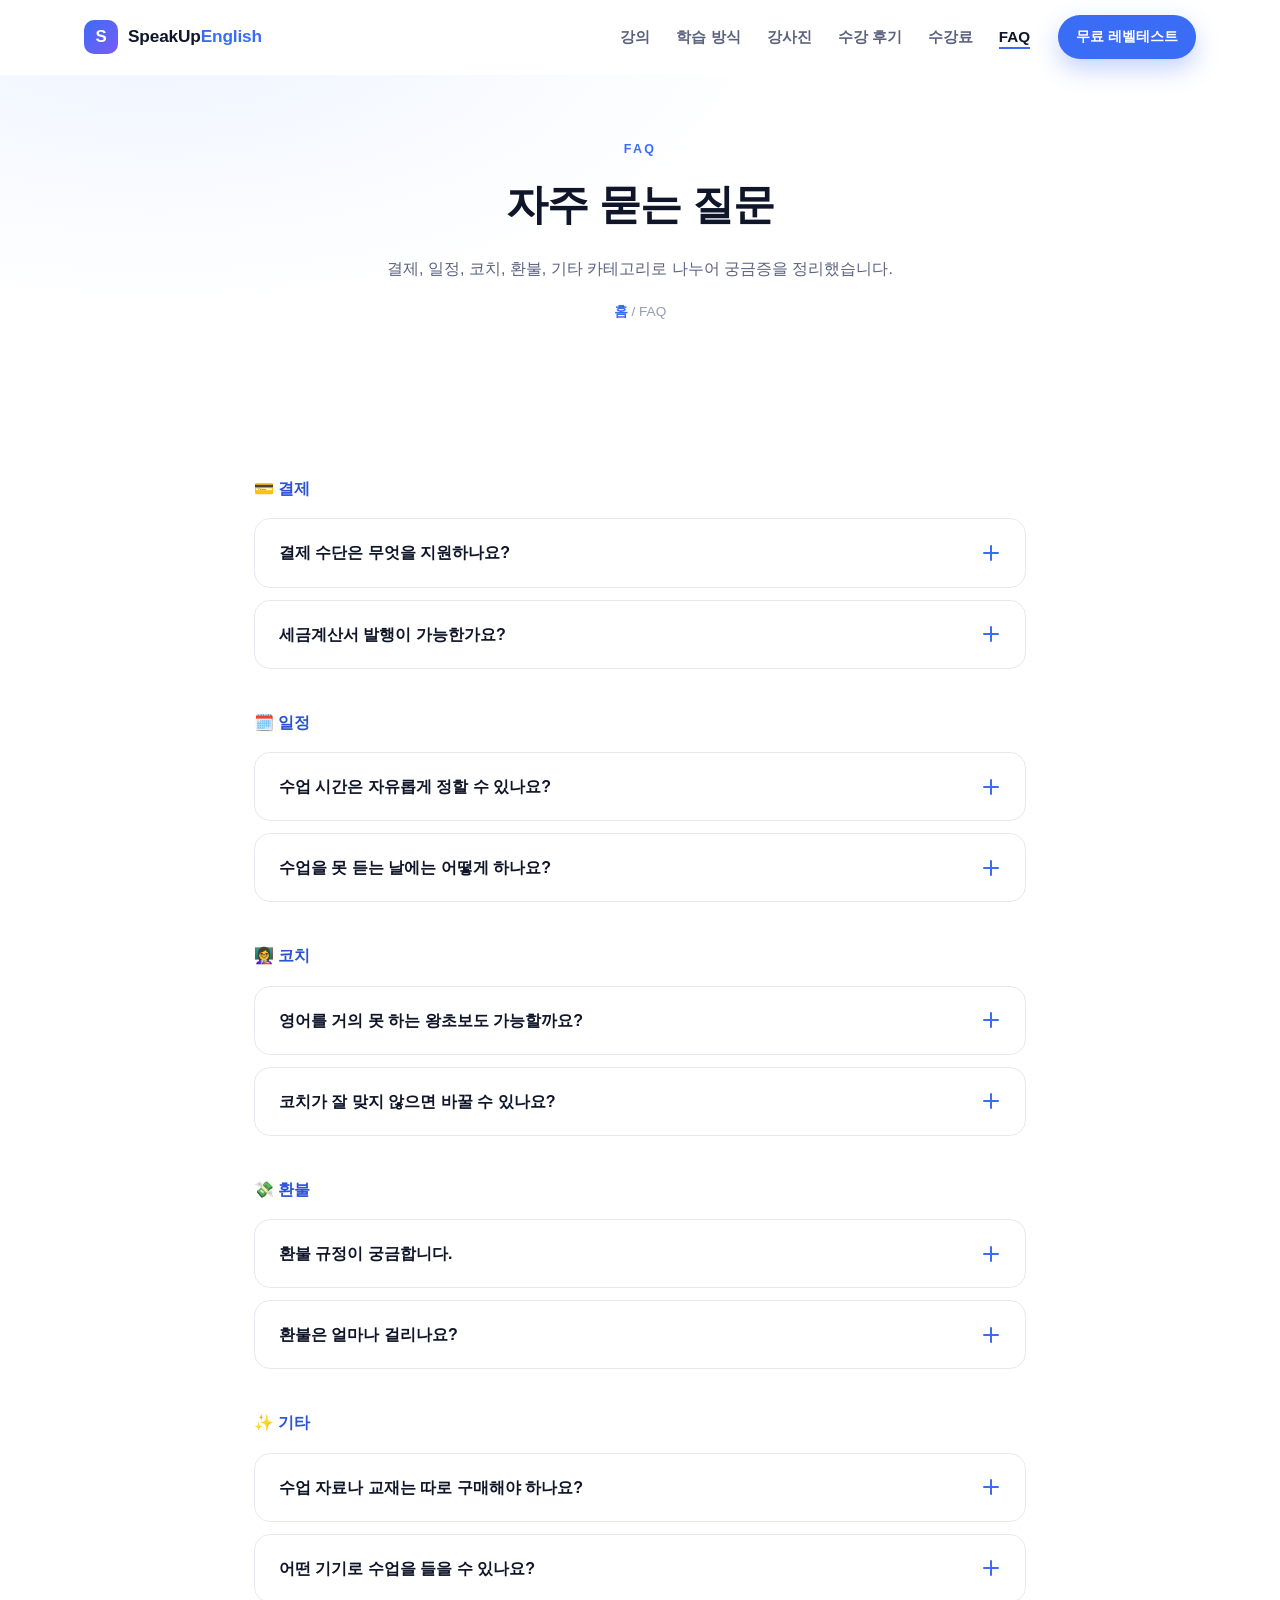
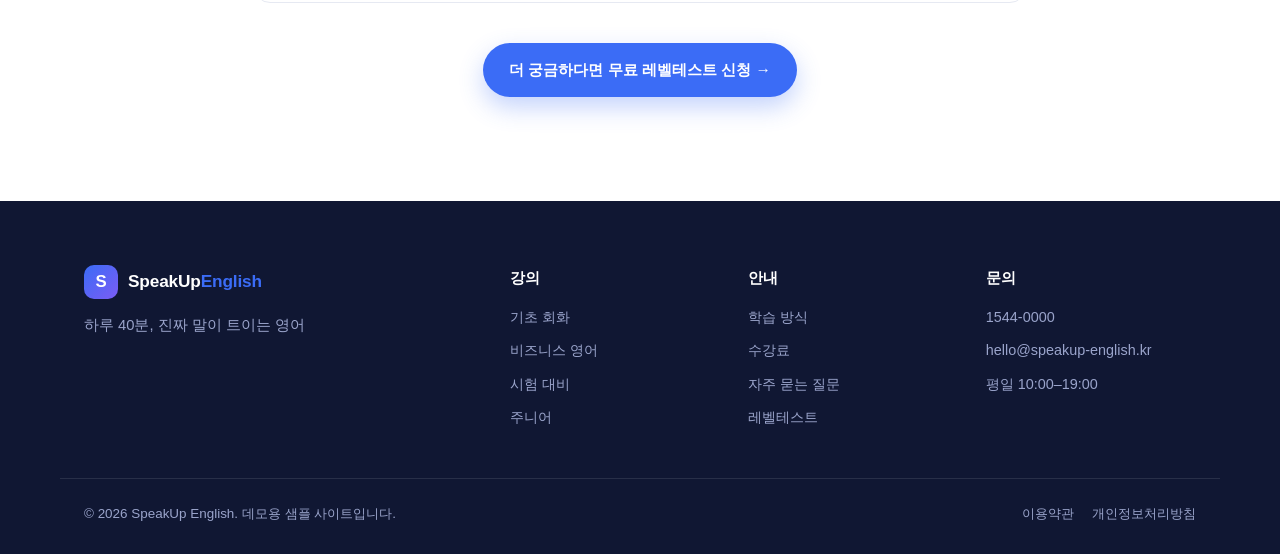
<file: faq.html>
<!DOCTYPE html>
<html lang="ko">
<head>
  <meta charset="UTF-8" />
  <meta name="viewport" content="width=device-width, initial-scale=1.0" />
  <title>자주 묻는 질문 — SpeakUp English</title>
  <meta name="description" content="결제, 일정, 코치, 환불 등 SpeakUp English 수강 전 궁금한 점을 카테고리별로 확인하세요." />
  <link rel="stylesheet" href="css/style.css" />
</head>
<body>
  <a class="skip-link" href="#main">본문으로 바로가기</a>

  <header class="header" id="header">
    <div class="container header__inner">
      <a href="index.html" class="logo">
        <span class="logo__mark" aria-hidden="true">S</span>
        <span class="logo__text">SpeakUp<em>English</em></span>
      </a>

      <nav class="nav" id="nav" aria-label="주요 메뉴">
        <ul class="nav__list">
          <li><a href="courses.html" class="nav__link">강의</a></li>
          <li><a href="how-it-works.html" class="nav__link">학습 방식</a></li>
          <li><a href="teachers.html" class="nav__link">강사진</a></li>
          <li><a href="reviews.html" class="nav__link">수강 후기</a></li>
          <li><a href="pricing.html" class="nav__link">수강료</a></li>
          <li><a href="faq.html" class="nav__link is-active" aria-current="page">FAQ</a></li>
        </ul>
        <a href="apply.html" class="btn btn--primary btn--sm nav__cta">무료 레벨테스트</a>
      </nav>

      <button class="nav-toggle" id="navToggle" aria-label="메뉴 열기" aria-expanded="false" aria-controls="nav">
        <span></span><span></span><span></span>
      </button>
    </div>
  </header>

  <main id="main">
    <section class="page-hero">
      <div class="container">
        <p class="eyebrow">FAQ</p>
        <h1 class="page-hero__title">자주 묻는 질문</h1>
        <p class="page-hero__desc">결제, 일정, 코치, 환불, 기타 카테고리로 나누어 궁금증을 정리했습니다.</p>
        <p class="page-hero__crumb"><a href="index.html">홈</a> / FAQ</p>
      </div>
    </section>

    <section class="section">
      <div class="container container--narrow">

        <div class="faq-group">
          <p class="faq-group__title">💳 결제</p>
          <div class="accordion">
            <div class="acc">
              <button class="acc__q" aria-expanded="false">
                <span>결제 수단은 무엇을 지원하나요?</span>
                <span class="acc__icon" aria-hidden="true"></span>
              </button>
              <div class="acc__a"><p>신용/체크카드, 실시간 계좌이체, 카카오페이·네이버페이 간편결제를 지원합니다. 자세한 내용은 <a href="pricing.html">수강료 페이지</a>에서 확인하세요.</p></div>
            </div>
            <div class="acc">
              <button class="acc__q" aria-expanded="false">
                <span>세금계산서 발행이 가능한가요?</span>
                <span class="acc__icon" aria-hidden="true"></span>
              </button>
              <div class="acc__a"><p>네, 결제 완료 후 마이페이지에서 현금영수증 신청 또는 세금계산서 발행 요청을 하실 수 있습니다.</p></div>
            </div>
          </div>
        </div>

        <div class="faq-group">
          <p class="faq-group__title">🗓️ 일정</p>
          <div class="accordion">
            <div class="acc">
              <button class="acc__q" aria-expanded="false">
                <span>수업 시간은 자유롭게 정할 수 있나요?</span>
                <span class="acc__icon" aria-hidden="true"></span>
              </button>
              <div class="acc__a"><p>오전 6시부터 밤 12시까지 30분 단위로 예약할 수 있습니다. 고정 시간제와 매주 직접 고르는 자유 예약제 중 선택하면 됩니다.</p></div>
            </div>
            <div class="acc">
              <button class="acc__q" aria-expanded="false">
                <span>수업을 못 듣는 날에는 어떻게 하나요?</span>
                <span class="acc__icon" aria-hidden="true"></span>
              </button>
              <div class="acc__a"><p>수업 4시간 전까지 취소하면 횟수가 그대로 보존됩니다. 장기 휴강은 최대 4주까지 홀딩할 수 있습니다.</p></div>
            </div>
          </div>
        </div>

        <div class="faq-group">
          <p class="faq-group__title">👩‍🏫 코치</p>
          <div class="accordion">
            <div class="acc">
              <button class="acc__q" aria-expanded="false">
                <span>영어를 거의 못 하는 왕초보도 가능할까요?</span>
                <span class="acc__icon" aria-hidden="true"></span>
              </button>
              <div class="acc__a"><p>네. 레벨 1은 단어와 짧은 문장부터 시작합니다. 한국인 코치가 함께 배정되어 막히는 순간에 한국어로 설명을 들을 수 있으니 부담 없이 시작하세요.</p></div>
            </div>
            <div class="acc">
              <button class="acc__q" aria-expanded="false">
                <span>코치가 잘 맞지 않으면 바꿀 수 있나요?</span>
                <span class="acc__icon" aria-hidden="true"></span>
              </button>
              <div class="acc__a"><p>언제든 무료로 변경할 수 있습니다. 성향과 관심사를 알려주시면 매칭 담당자가 다른 코치를 2명 추천해 드립니다. <a href="teachers.html">강사진 소개</a>도 참고해 보세요.</p></div>
            </div>
          </div>
        </div>

        <div class="faq-group">
          <p class="faq-group__title">💸 환불</p>
          <div class="accordion">
            <div class="acc">
              <button class="acc__q" aria-expanded="false">
                <span>환불 규정이 궁금합니다.</span>
                <span class="acc__icon" aria-hidden="true"></span>
              </button>
              <div class="acc__a"><p>첫 수업 후 만족하지 못하면 전액 환불해 드립니다. 이후에는 남은 수업 횟수 기준으로 일할 계산해 환불합니다.</p></div>
            </div>
            <div class="acc">
              <button class="acc__q" aria-expanded="false">
                <span>환불은 얼마나 걸리나요?</span>
                <span class="acc__icon" aria-hidden="true"></span>
              </button>
              <div class="acc__a"><p>환불 신청 후 영업일 기준 3~5일 이내 결제하신 수단으로 환급됩니다.</p></div>
            </div>
          </div>
        </div>

        <div class="faq-group">
          <p class="faq-group__title">✨ 기타</p>
          <div class="accordion">
            <div class="acc">
              <button class="acc__q" aria-expanded="false">
                <span>수업 자료나 교재는 따로 구매해야 하나요?</span>
                <span class="acc__icon" aria-hidden="true"></span>
              </button>
              <div class="acc__a"><p>모든 수업 자료는 온라인으로 무료 제공됩니다. 별도 교재 구매가 필요하지 않습니다.</p></div>
            </div>
            <div class="acc">
              <button class="acc__q" aria-expanded="false">
                <span>어떤 기기로 수업을 들을 수 있나요?</span>
                <span class="acc__icon" aria-hidden="true"></span>
              </button>
              <div class="acc__a"><p>PC, 태블릿, 스마트폰 어디서나 전용 화상 클래스룸으로 접속해 수업을 들을 수 있습니다.</p></div>
            </div>
          </div>
        </div>

        <p class="teaser-more reveal"><a href="apply.html" class="btn btn--primary">더 궁금하다면 무료 레벨테스트 신청 →</a></p>
      </div>
    </section>
  </main>

  <footer class="footer">
    <div class="container footer__inner">
      <div class="footer__brand">
        <a href="index.html" class="logo logo--light">
          <span class="logo__mark" aria-hidden="true">S</span>
          <span class="logo__text">SpeakUp<em>English</em></span>
        </a>
        <p class="footer__tag">하루 40분, 진짜 말이 트이는 영어</p>
      </div>

      <nav class="footer__cols" aria-label="사이트 정보">
        <div class="footer__col">
          <h3>강의</h3>
          <ul>
            <li><a href="courses.html">기초 회화</a></li>
            <li><a href="courses.html">비즈니스 영어</a></li>
            <li><a href="courses.html">시험 대비</a></li>
            <li><a href="courses.html">주니어</a></li>
          </ul>
        </div>
        <div class="footer__col">
          <h3>안내</h3>
          <ul>
            <li><a href="how-it-works.html">학습 방식</a></li>
            <li><a href="pricing.html">수강료</a></li>
            <li><a href="faq.html">자주 묻는 질문</a></li>
            <li><a href="apply.html">레벨테스트</a></li>
          </ul>
        </div>
        <div class="footer__col">
          <h3>문의</h3>
          <ul>
            <li>1544-0000</li>
            <li>hello@speakup-english.kr</li>
            <li>평일 10:00–19:00</li>
          </ul>
        </div>
      </nav>
    </div>

    <div class="container footer__bottom">
      <p>© 2026 SpeakUp English. 데모용 샘플 사이트입니다.</p>
      <ul class="footer__legal">
        <li><a href="#">이용약관</a></li>
        <li><a href="#">개인정보처리방침</a></li>
      </ul>
    </div>
  </footer>

  <button class="to-top" id="toTop" aria-label="맨 위로" hidden>↑</button>

  <script src="js/main.js"></script>
</body>
</html>
</file>
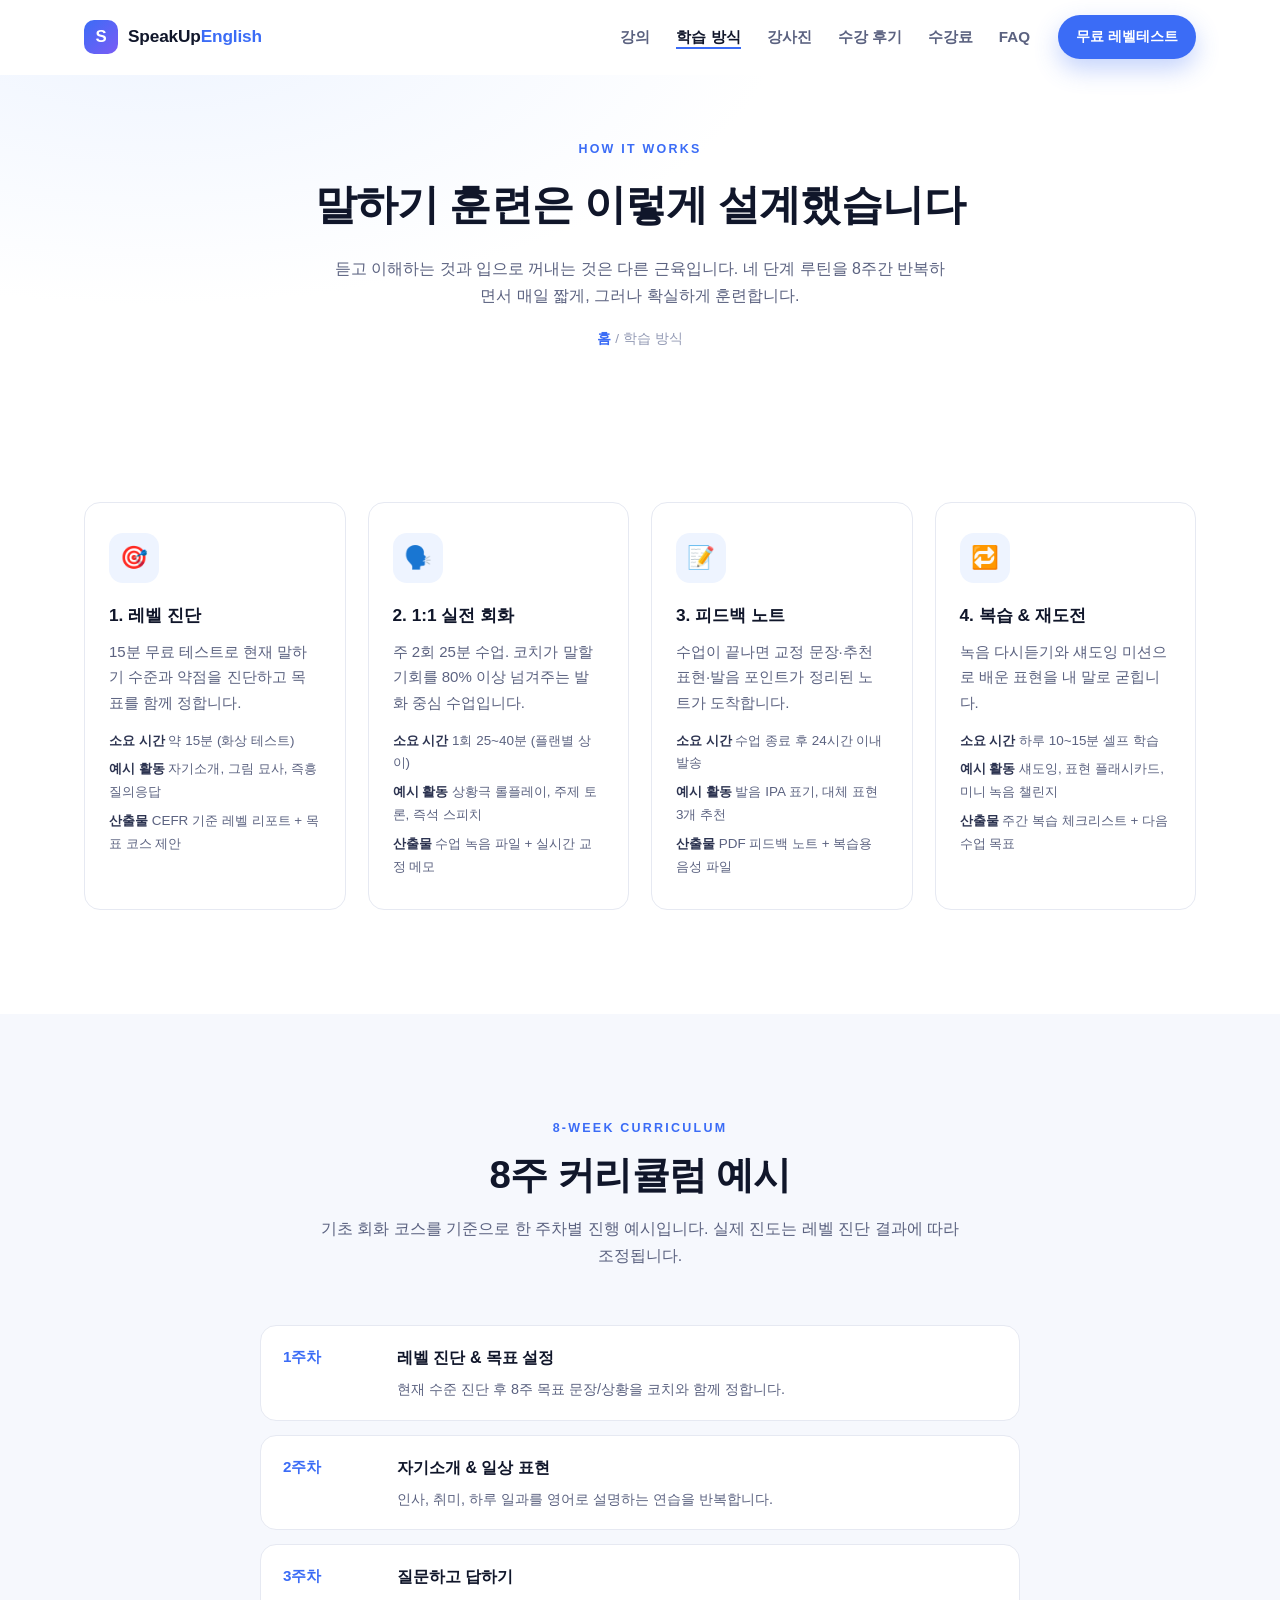
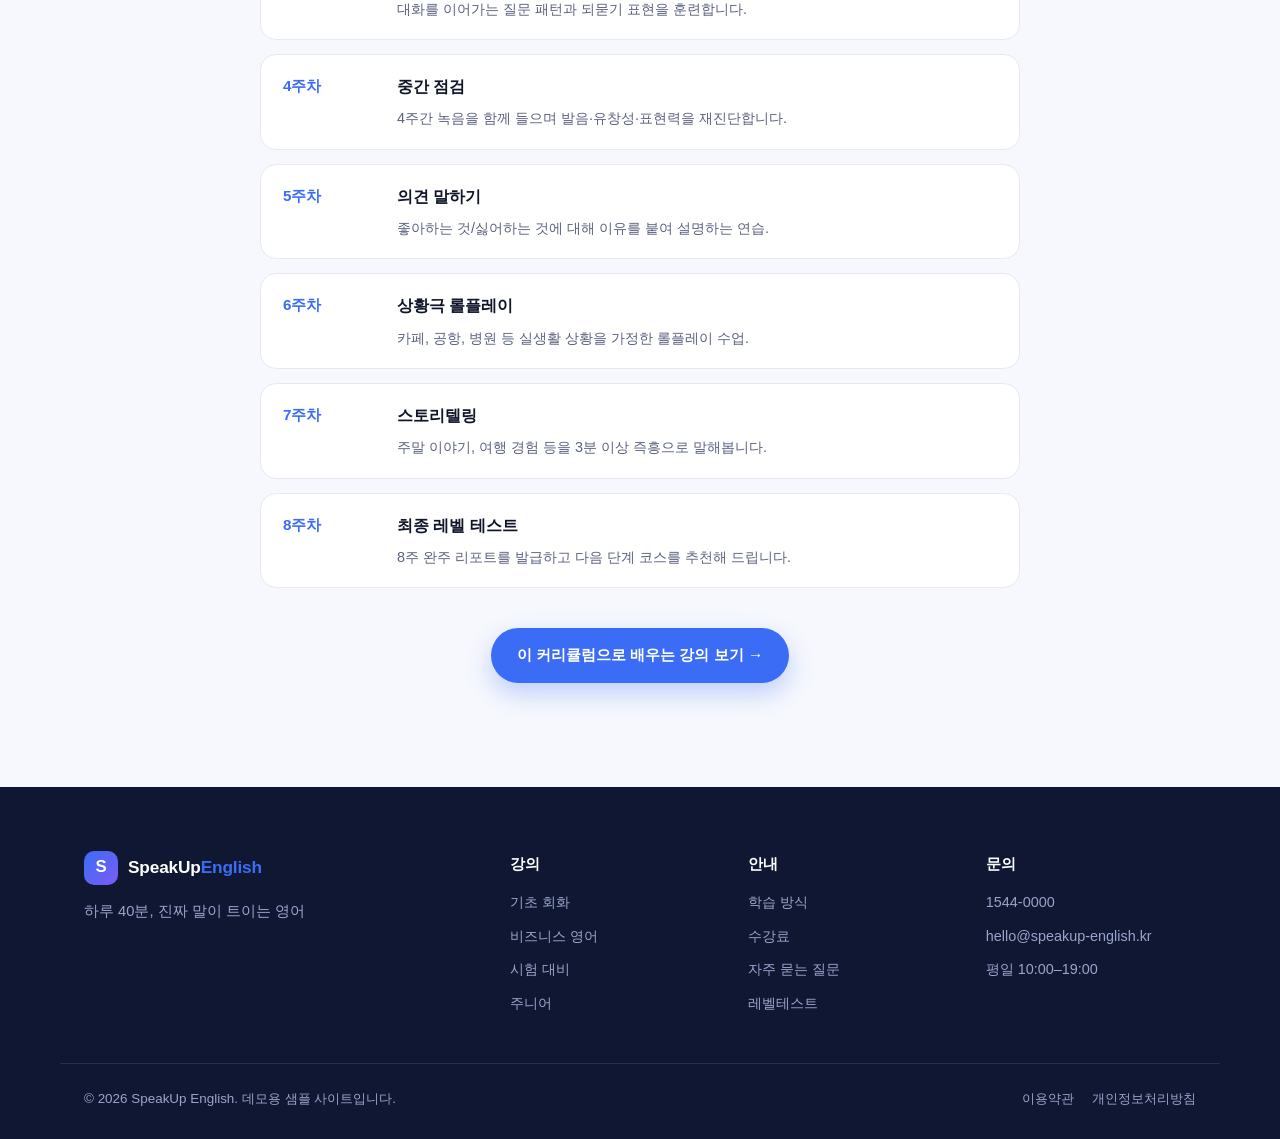
<file: how-it-works.html>
<!DOCTYPE html>
<html lang="ko">
<head>
  <meta charset="UTF-8" />
  <meta name="viewport" content="width=device-width, initial-scale=1.0" />
  <title>학습 방식 — SpeakUp English</title>
  <meta name="description" content="레벨 진단부터 1:1 실전 회화, 피드백 노트, 복습까지 SpeakUp English의 4단계 말하기 훈련법과 8주 커리큘럼을 소개합니다." />
  <link rel="stylesheet" href="css/style.css" />
</head>
<body>
  <a class="skip-link" href="#main">본문으로 바로가기</a>

  <header class="header" id="header">
    <div class="container header__inner">
      <a href="index.html" class="logo">
        <span class="logo__mark" aria-hidden="true">S</span>
        <span class="logo__text">SpeakUp<em>English</em></span>
      </a>

      <nav class="nav" id="nav" aria-label="주요 메뉴">
        <ul class="nav__list">
          <li><a href="courses.html" class="nav__link">강의</a></li>
          <li><a href="how-it-works.html" class="nav__link is-active" aria-current="page">학습 방식</a></li>
          <li><a href="teachers.html" class="nav__link">강사진</a></li>
          <li><a href="reviews.html" class="nav__link">수강 후기</a></li>
          <li><a href="pricing.html" class="nav__link">수강료</a></li>
          <li><a href="faq.html" class="nav__link">FAQ</a></li>
        </ul>
        <a href="apply.html" class="btn btn--primary btn--sm nav__cta">무료 레벨테스트</a>
      </nav>

      <button class="nav-toggle" id="navToggle" aria-label="메뉴 열기" aria-expanded="false" aria-controls="nav">
        <span></span><span></span><span></span>
      </button>
    </div>
  </header>

  <main id="main">
    <section class="page-hero">
      <div class="container">
        <p class="eyebrow">HOW IT WORKS</p>
        <h1 class="page-hero__title">말하기 훈련은 이렇게 설계했습니다</h1>
        <p class="page-hero__desc">
          듣고 이해하는 것과 입으로 꺼내는 것은 다른 근육입니다. 네 단계 루틴을 8주간 반복하면서
          매일 짧게, 그러나 확실하게 훈련합니다.
        </p>
        <p class="page-hero__crumb"><a href="index.html">홈</a> / 학습 방식</p>
      </div>
    </section>

    <section class="section">
      <div class="container">
        <div class="feature-grid">
          <article class="feature reveal">
            <span class="feature__icon" aria-hidden="true">🎯</span>
            <h3 class="feature__title">1. 레벨 진단</h3>
            <p>15분 무료 테스트로 현재 말하기 수준과 약점을 진단하고 목표를 함께 정합니다.</p>
            <ul class="feature__detail">
              <li><strong>소요 시간</strong> 약 15분 (화상 테스트)</li>
              <li><strong>예시 활동</strong> 자기소개, 그림 묘사, 즉흥 질의응답</li>
              <li><strong>산출물</strong> CEFR 기준 레벨 리포트 + 목표 코스 제안</li>
            </ul>
          </article>
          <article class="feature reveal" data-reveal-delay="80">
            <span class="feature__icon" aria-hidden="true">🗣️</span>
            <h3 class="feature__title">2. 1:1 실전 회화</h3>
            <p>주 2회 25분 수업. 코치가 말할 기회를 80% 이상 넘겨주는 발화 중심 수업입니다.</p>
            <ul class="feature__detail">
              <li><strong>소요 시간</strong> 1회 25~40분 (플랜별 상이)</li>
              <li><strong>예시 활동</strong> 상황극 롤플레이, 주제 토론, 즉석 스피치</li>
              <li><strong>산출물</strong> 수업 녹음 파일 + 실시간 교정 메모</li>
            </ul>
          </article>
          <article class="feature reveal" data-reveal-delay="160">
            <span class="feature__icon" aria-hidden="true">📝</span>
            <h3 class="feature__title">3. 피드백 노트</h3>
            <p>수업이 끝나면 교정 문장·추천 표현·발음 포인트가 정리된 노트가 도착합니다.</p>
            <ul class="feature__detail">
              <li><strong>소요 시간</strong> 수업 종료 후 24시간 이내 발송</li>
              <li><strong>예시 활동</strong> 발음 IPA 표기, 대체 표현 3개 추천</li>
              <li><strong>산출물</strong> PDF 피드백 노트 + 복습용 음성 파일</li>
            </ul>
          </article>
          <article class="feature reveal" data-reveal-delay="240">
            <span class="feature__icon" aria-hidden="true">🔁</span>
            <h3 class="feature__title">4. 복습 &amp; 재도전</h3>
            <p>녹음 다시듣기와 섀도잉 미션으로 배운 표현을 내 말로 굳힙니다.</p>
            <ul class="feature__detail">
              <li><strong>소요 시간</strong> 하루 10~15분 셀프 학습</li>
              <li><strong>예시 활동</strong> 섀도잉, 표현 플래시카드, 미니 녹음 챌린지</li>
              <li><strong>산출물</strong> 주간 복습 체크리스트 + 다음 수업 목표</li>
            </ul>
          </article>
        </div>
      </div>
    </section>

    <section class="section section--alt">
      <div class="container container--narrow">
        <div class="section__head reveal">
          <p class="eyebrow">8-WEEK CURRICULUM</p>
          <h2 class="section__title">8주 커리큘럼 예시</h2>
          <p class="section__desc">기초 회화 코스를 기준으로 한 주차별 진행 예시입니다. 실제 진도는 레벨 진단 결과에 따라 조정됩니다.</p>
        </div>

        <div class="timeline reveal">
          <div class="timeline__row">
            <span class="timeline__week">1주차</span>
            <div><h3>레벨 진단 &amp; 목표 설정</h3><p>현재 수준 진단 후 8주 목표 문장/상황을 코치와 함께 정합니다.</p></div>
          </div>
          <div class="timeline__row">
            <span class="timeline__week">2주차</span>
            <div><h3>자기소개 &amp; 일상 표현</h3><p>인사, 취미, 하루 일과를 영어로 설명하는 연습을 반복합니다.</p></div>
          </div>
          <div class="timeline__row">
            <span class="timeline__week">3주차</span>
            <div><h3>질문하고 답하기</h3><p>대화를 이어가는 질문 패턴과 되묻기 표현을 훈련합니다.</p></div>
          </div>
          <div class="timeline__row">
            <span class="timeline__week">4주차</span>
            <div><h3>중간 점검</h3><p>4주간 녹음을 함께 들으며 발음·유창성·표현력을 재진단합니다.</p></div>
          </div>
          <div class="timeline__row">
            <span class="timeline__week">5주차</span>
            <div><h3>의견 말하기</h3><p>좋아하는 것/싫어하는 것에 대해 이유를 붙여 설명하는 연습.</p></div>
          </div>
          <div class="timeline__row">
            <span class="timeline__week">6주차</span>
            <div><h3>상황극 롤플레이</h3><p>카페, 공항, 병원 등 실생활 상황을 가정한 롤플레이 수업.</p></div>
          </div>
          <div class="timeline__row">
            <span class="timeline__week">7주차</span>
            <div><h3>스토리텔링</h3><p>주말 이야기, 여행 경험 등을 3분 이상 즉흥으로 말해봅니다.</p></div>
          </div>
          <div class="timeline__row">
            <span class="timeline__week">8주차</span>
            <div><h3>최종 레벨 테스트</h3><p>8주 완주 리포트를 발급하고 다음 단계 코스를 추천해 드립니다.</p></div>
          </div>
        </div>

        <p class="teaser-more reveal"><a href="courses.html" class="btn btn--primary">이 커리큘럼으로 배우는 강의 보기 →</a></p>
      </div>
    </section>
  </main>

  <footer class="footer">
    <div class="container footer__inner">
      <div class="footer__brand">
        <a href="index.html" class="logo logo--light">
          <span class="logo__mark" aria-hidden="true">S</span>
          <span class="logo__text">SpeakUp<em>English</em></span>
        </a>
        <p class="footer__tag">하루 40분, 진짜 말이 트이는 영어</p>
      </div>

      <nav class="footer__cols" aria-label="사이트 정보">
        <div class="footer__col">
          <h3>강의</h3>
          <ul>
            <li><a href="courses.html">기초 회화</a></li>
            <li><a href="courses.html">비즈니스 영어</a></li>
            <li><a href="courses.html">시험 대비</a></li>
            <li><a href="courses.html">주니어</a></li>
          </ul>
        </div>
        <div class="footer__col">
          <h3>안내</h3>
          <ul>
            <li><a href="how-it-works.html">학습 방식</a></li>
            <li><a href="pricing.html">수강료</a></li>
            <li><a href="faq.html">자주 묻는 질문</a></li>
            <li><a href="apply.html">레벨테스트</a></li>
          </ul>
        </div>
        <div class="footer__col">
          <h3>문의</h3>
          <ul>
            <li>1544-0000</li>
            <li>hello@speakup-english.kr</li>
            <li>평일 10:00–19:00</li>
          </ul>
        </div>
      </nav>
    </div>

    <div class="container footer__bottom">
      <p>© 2026 SpeakUp English. 데모용 샘플 사이트입니다.</p>
      <ul class="footer__legal">
        <li><a href="#">이용약관</a></li>
        <li><a href="#">개인정보처리방침</a></li>
      </ul>
    </div>
  </footer>

  <button class="to-top" id="toTop" aria-label="맨 위로" hidden>↑</button>

  <script src="js/main.js"></script>
</body>
</html>
</file>
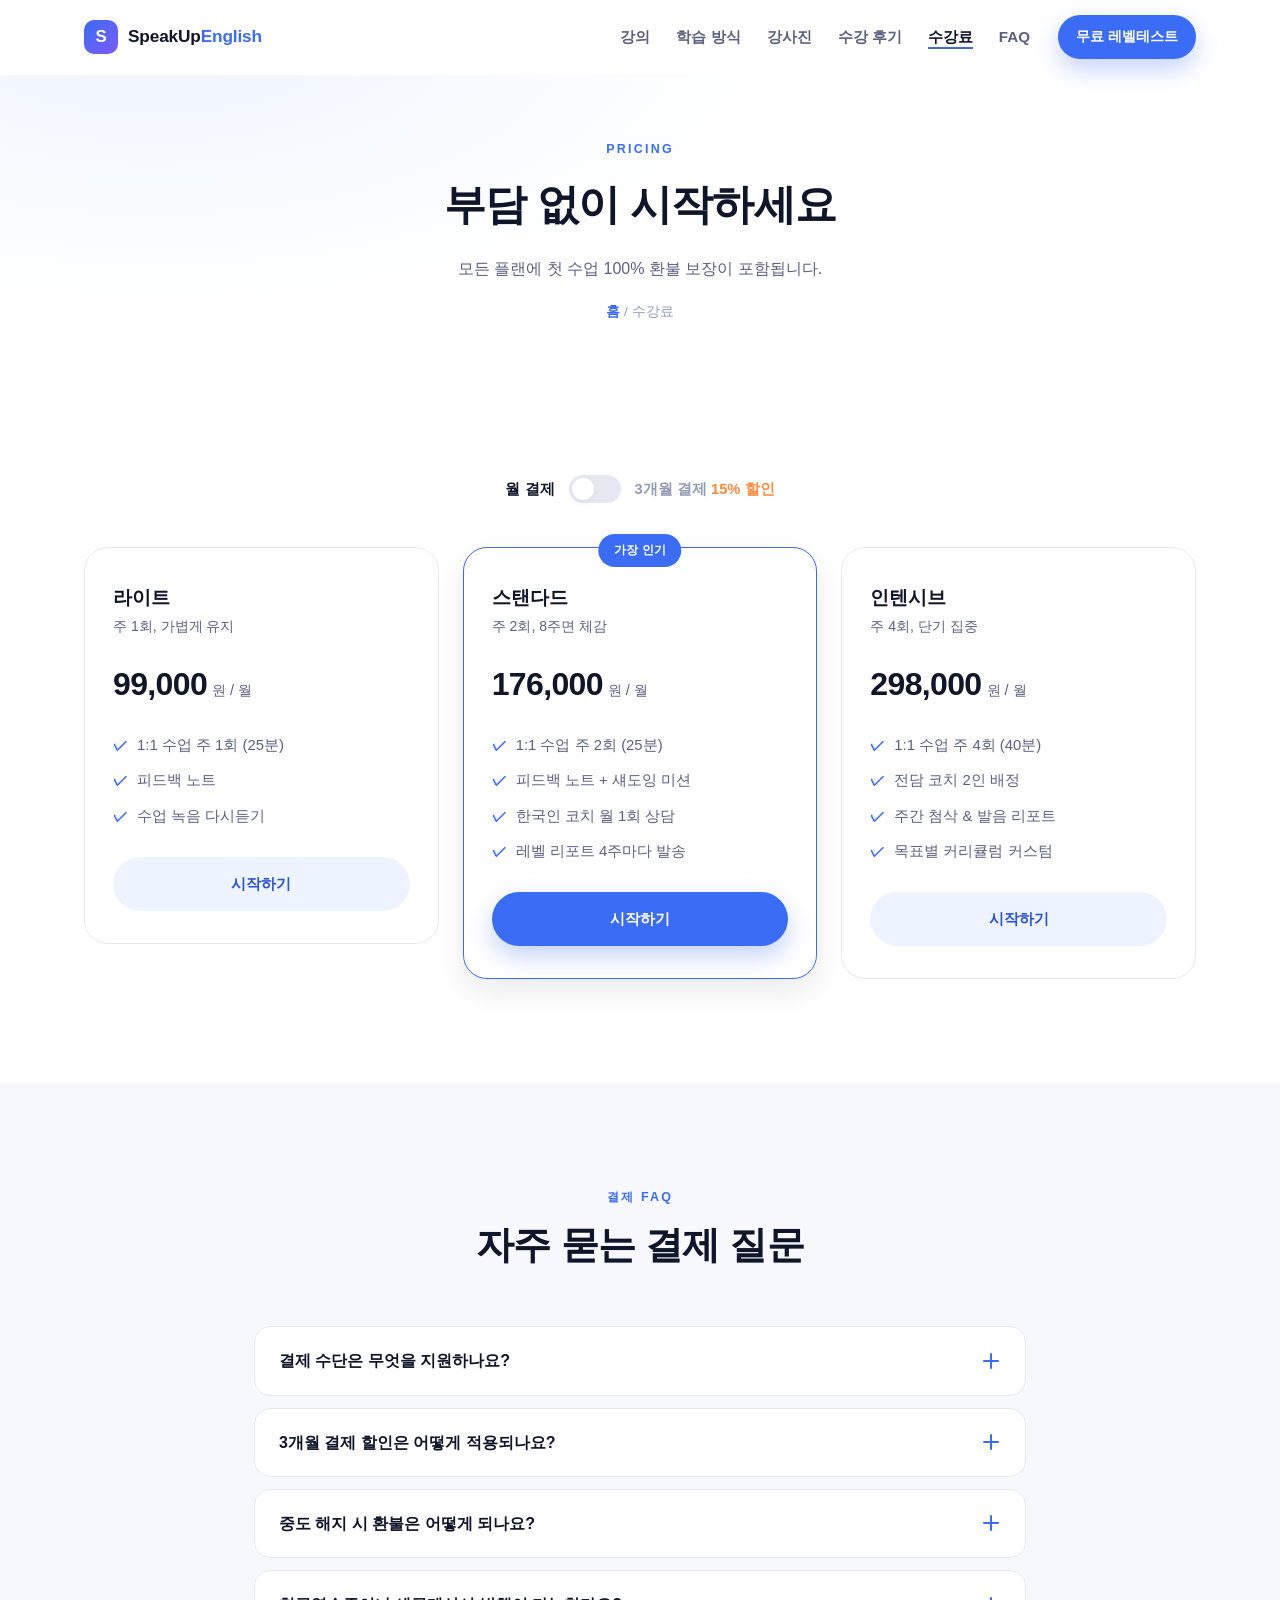
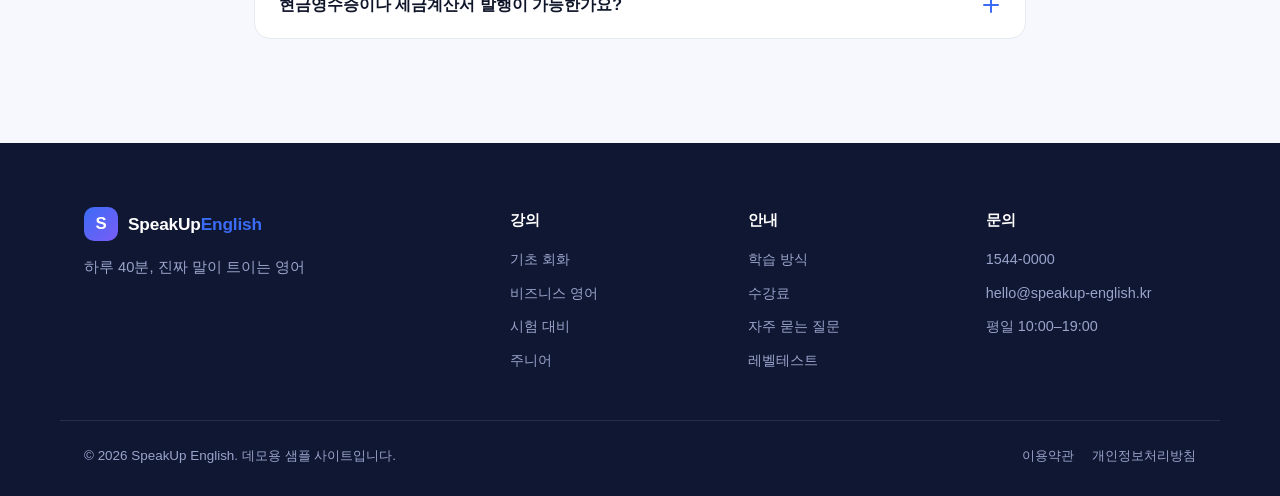
<file: pricing.html>
<!DOCTYPE html>
<html lang="ko">
<head>
  <meta charset="UTF-8" />
  <meta name="viewport" content="width=device-width, initial-scale=1.0" />
  <title>수강료 — SpeakUp English</title>
  <meta name="description" content="라이트, 스탠다드, 인텐시브 3가지 요금제와 3개월 결제 할인, 결제 관련 자주 묻는 질문을 확인하세요." />
  <link rel="stylesheet" href="css/style.css" />
</head>
<body>
  <a class="skip-link" href="#main">본문으로 바로가기</a>

  <header class="header" id="header">
    <div class="container header__inner">
      <a href="index.html" class="logo">
        <span class="logo__mark" aria-hidden="true">S</span>
        <span class="logo__text">SpeakUp<em>English</em></span>
      </a>

      <nav class="nav" id="nav" aria-label="주요 메뉴">
        <ul class="nav__list">
          <li><a href="courses.html" class="nav__link">강의</a></li>
          <li><a href="how-it-works.html" class="nav__link">학습 방식</a></li>
          <li><a href="teachers.html" class="nav__link">강사진</a></li>
          <li><a href="reviews.html" class="nav__link">수강 후기</a></li>
          <li><a href="pricing.html" class="nav__link is-active" aria-current="page">수강료</a></li>
          <li><a href="faq.html" class="nav__link">FAQ</a></li>
        </ul>
        <a href="apply.html" class="btn btn--primary btn--sm nav__cta">무료 레벨테스트</a>
      </nav>

      <button class="nav-toggle" id="navToggle" aria-label="메뉴 열기" aria-expanded="false" aria-controls="nav">
        <span></span><span></span><span></span>
      </button>
    </div>
  </header>

  <main id="main">
    <section class="page-hero">
      <div class="container">
        <p class="eyebrow">PRICING</p>
        <h1 class="page-hero__title">부담 없이 시작하세요</h1>
        <p class="page-hero__desc">모든 플랜에 첫 수업 100% 환불 보장이 포함됩니다.</p>
        <p class="page-hero__crumb"><a href="index.html">홈</a> / 수강료</p>
      </div>
    </section>

    <section class="section">
      <div class="container">
        <div class="toggle reveal">
          <span class="toggle__label is-active" id="labelMonthly">월 결제</span>
          <button class="toggle__switch" id="planToggle" role="switch" aria-checked="false" aria-label="결제 주기 변경">
            <span class="toggle__knob"></span>
          </button>
          <span class="toggle__label" id="labelYearly">3개월 결제 <em>15% 할인</em></span>
        </div>

        <div class="plan-grid">
          <article class="plan reveal">
            <h3 class="plan__name">라이트</h3>
            <p class="plan__for">주 1회, 가볍게 유지</p>
            <p class="plan__price"><strong data-monthly="99,000" data-yearly="84,000">99,000</strong><span>원 / 월</span></p>
            <ul class="plan__list">
              <li>1:1 수업 주 1회 (25분)</li>
              <li>피드백 노트</li>
              <li>수업 녹음 다시듣기</li>
            </ul>
            <a href="apply.html" class="btn btn--soft plan__btn">시작하기</a>
          </article>

          <article class="plan plan--featured reveal" data-reveal-delay="80">
            <p class="plan__ribbon">가장 인기</p>
            <h3 class="plan__name">스탠다드</h3>
            <p class="plan__for">주 2회, 8주면 체감</p>
            <p class="plan__price"><strong data-monthly="176,000" data-yearly="149,600">176,000</strong><span>원 / 월</span></p>
            <ul class="plan__list">
              <li>1:1 수업 주 2회 (25분)</li>
              <li>피드백 노트 + 섀도잉 미션</li>
              <li>한국인 코치 월 1회 상담</li>
              <li>레벨 리포트 4주마다 발송</li>
            </ul>
            <a href="apply.html" class="btn btn--primary plan__btn">시작하기</a>
          </article>

          <article class="plan reveal" data-reveal-delay="160">
            <h3 class="plan__name">인텐시브</h3>
            <p class="plan__for">주 4회, 단기 집중</p>
            <p class="plan__price"><strong data-monthly="298,000" data-yearly="253,300">298,000</strong><span>원 / 월</span></p>
            <ul class="plan__list">
              <li>1:1 수업 주 4회 (40분)</li>
              <li>전담 코치 2인 배정</li>
              <li>주간 첨삭 &amp; 발음 리포트</li>
              <li>목표별 커리큘럼 커스텀</li>
            </ul>
            <a href="apply.html" class="btn btn--soft plan__btn">시작하기</a>
          </article>
        </div>
      </div>
    </section>

    <section class="section section--alt">
      <div class="container container--narrow">
        <div class="section__head reveal">
          <p class="eyebrow">결제 FAQ</p>
          <h2 class="section__title">자주 묻는 결제 질문</h2>
        </div>

        <div class="accordion" id="pricingAccordion">
          <div class="acc">
            <button class="acc__q" aria-expanded="false">
              <span>결제 수단은 무엇을 지원하나요?</span>
              <span class="acc__icon" aria-hidden="true"></span>
            </button>
            <div class="acc__a"><p>신용/체크카드, 실시간 계좌이체, 카카오페이·네이버페이 간편결제를 지원합니다.</p></div>
          </div>
          <div class="acc">
            <button class="acc__q" aria-expanded="false">
              <span>3개월 결제 할인은 어떻게 적용되나요?</span>
              <span class="acc__icon" aria-hidden="true"></span>
            </button>
            <div class="acc__a"><p>3개월 단위로 한 번에 결제하면 월 결제 대비 15% 할인된 금액으로 자동 계산되어 청구됩니다.</p></div>
          </div>
          <div class="acc">
            <button class="acc__q" aria-expanded="false">
              <span>중도 해지 시 환불은 어떻게 되나요?</span>
              <span class="acc__icon" aria-hidden="true"></span>
            </button>
            <div class="acc__a"><p>첫 수업 후 만족하지 못하면 전액 환불해 드립니다. 이후에는 남은 수업 횟수 기준으로 일할 계산해 환불합니다.</p></div>
          </div>
          <div class="acc">
            <button class="acc__q" aria-expanded="false">
              <span>현금영수증이나 세금계산서 발행이 가능한가요?</span>
              <span class="acc__icon" aria-hidden="true"></span>
            </button>
            <div class="acc__a"><p>네, 결제 완료 후 마이페이지에서 현금영수증 신청 또는 세금계산서 발행 요청을 하실 수 있습니다.</p></div>
          </div>
        </div>
      </div>
    </section>
  </main>

  <footer class="footer">
    <div class="container footer__inner">
      <div class="footer__brand">
        <a href="index.html" class="logo logo--light">
          <span class="logo__mark" aria-hidden="true">S</span>
          <span class="logo__text">SpeakUp<em>English</em></span>
        </a>
        <p class="footer__tag">하루 40분, 진짜 말이 트이는 영어</p>
      </div>

      <nav class="footer__cols" aria-label="사이트 정보">
        <div class="footer__col">
          <h3>강의</h3>
          <ul>
            <li><a href="courses.html">기초 회화</a></li>
            <li><a href="courses.html">비즈니스 영어</a></li>
            <li><a href="courses.html">시험 대비</a></li>
            <li><a href="courses.html">주니어</a></li>
          </ul>
        </div>
        <div class="footer__col">
          <h3>안내</h3>
          <ul>
            <li><a href="how-it-works.html">학습 방식</a></li>
            <li><a href="pricing.html">수강료</a></li>
            <li><a href="faq.html">자주 묻는 질문</a></li>
            <li><a href="apply.html">레벨테스트</a></li>
          </ul>
        </div>
        <div class="footer__col">
          <h3>문의</h3>
          <ul>
            <li>1544-0000</li>
            <li>hello@speakup-english.kr</li>
            <li>평일 10:00–19:00</li>
          </ul>
        </div>
      </nav>
    </div>

    <div class="container footer__bottom">
      <p>© 2026 SpeakUp English. 데모용 샘플 사이트입니다.</p>
      <ul class="footer__legal">
        <li><a href="#">이용약관</a></li>
        <li><a href="#">개인정보처리방침</a></li>
      </ul>
    </div>
  </footer>

  <button class="to-top" id="toTop" aria-label="맨 위로" hidden>↑</button>

  <script src="js/main.js"></script>
</body>
</html>
</file>
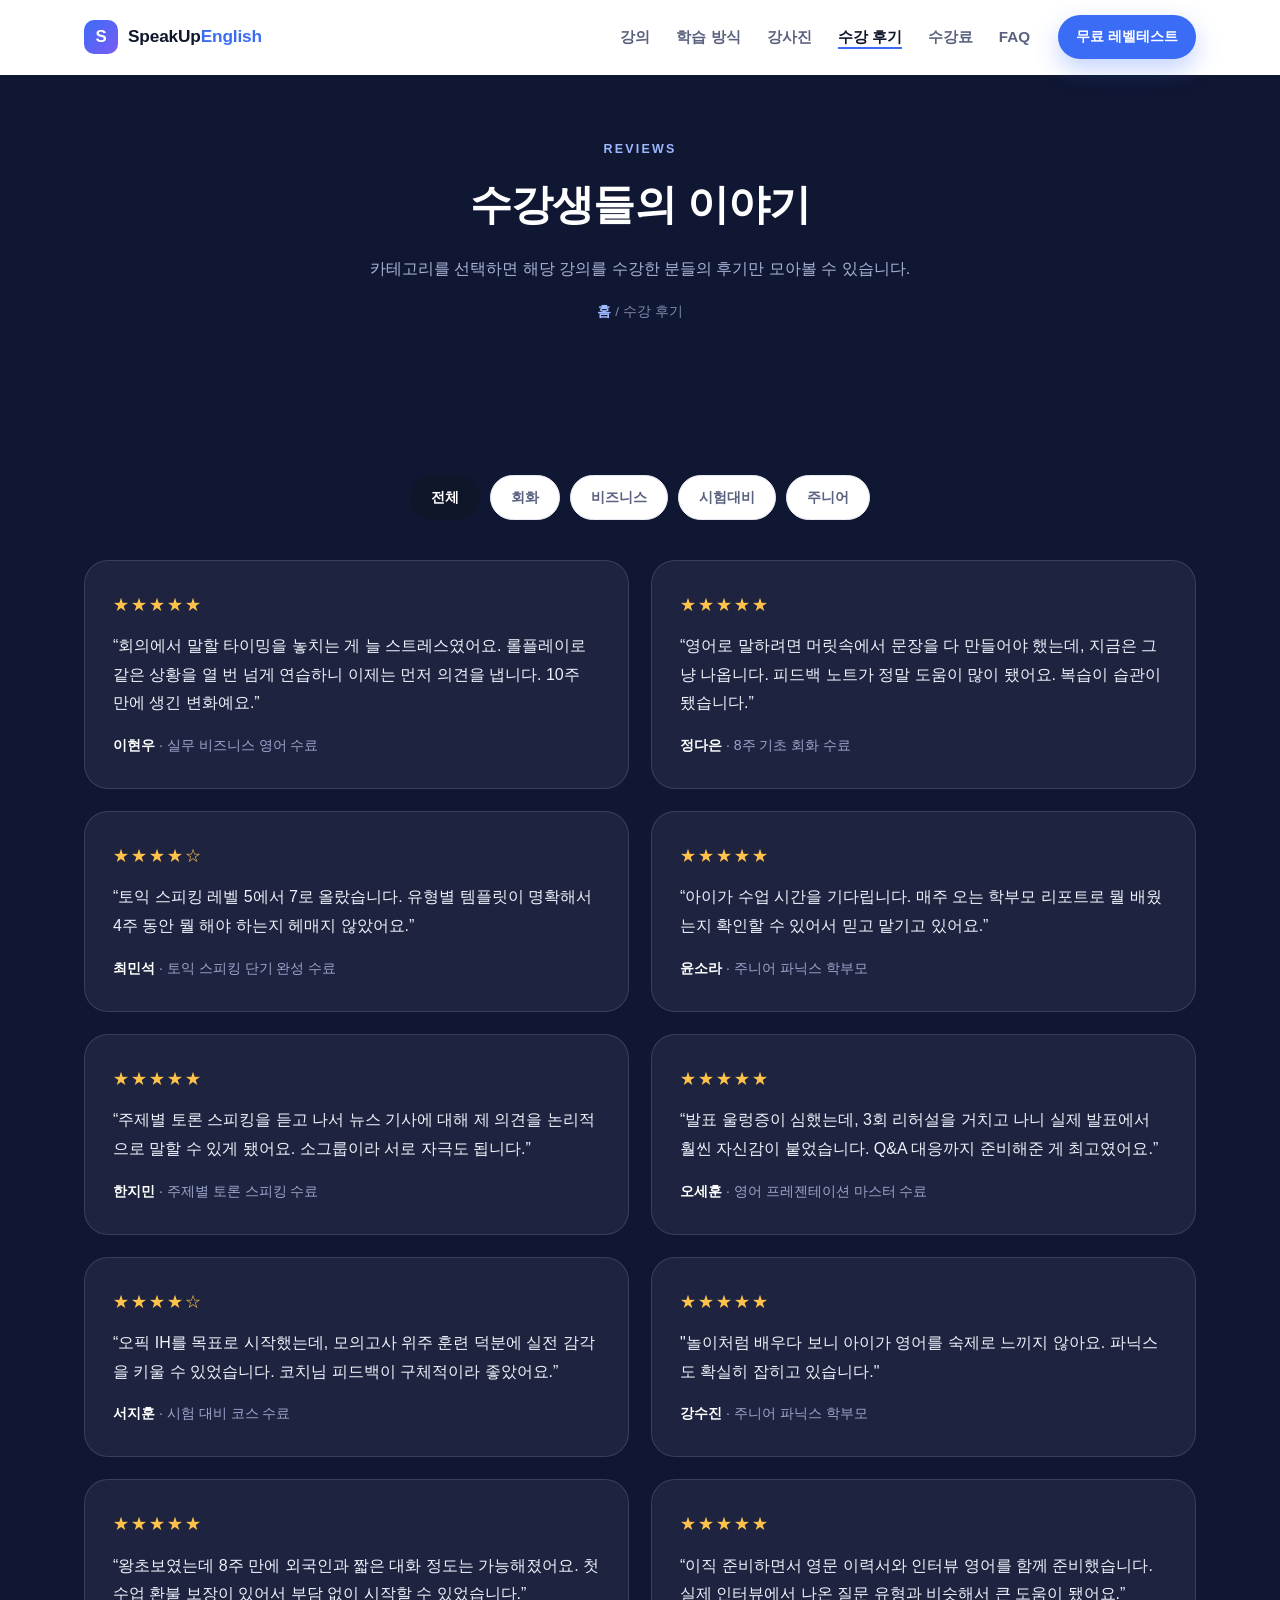
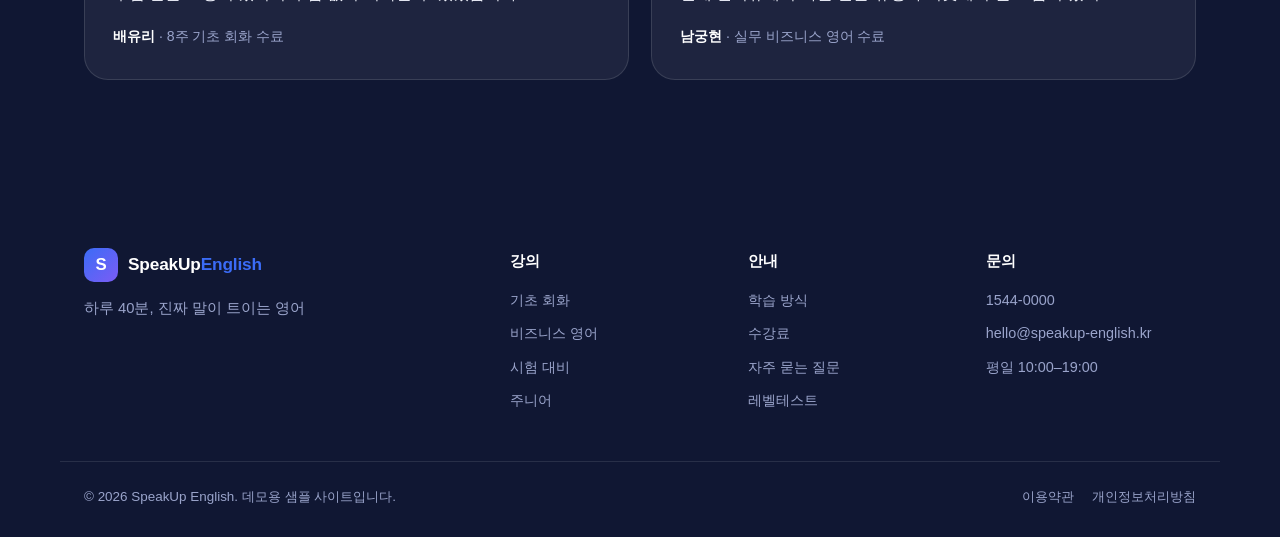
<file: reviews.html>
<!DOCTYPE html>
<html lang="ko">
<head>
  <meta charset="UTF-8" />
  <meta name="viewport" content="width=device-width, initial-scale=1.0" />
  <title>수강 후기 — SpeakUp English</title>
  <meta name="description" content="회화, 비즈니스, 시험 대비, 주니어 수강생들의 생생한 SpeakUp English 후기를 카테고리별로 확인해 보세요." />
  <link rel="stylesheet" href="css/style.css" />
</head>
<body>
  <a class="skip-link" href="#main">본문으로 바로가기</a>

  <header class="header" id="header">
    <div class="container header__inner">
      <a href="index.html" class="logo">
        <span class="logo__mark" aria-hidden="true">S</span>
        <span class="logo__text">SpeakUp<em>English</em></span>
      </a>

      <nav class="nav" id="nav" aria-label="주요 메뉴">
        <ul class="nav__list">
          <li><a href="courses.html" class="nav__link">강의</a></li>
          <li><a href="how-it-works.html" class="nav__link">학습 방식</a></li>
          <li><a href="teachers.html" class="nav__link">강사진</a></li>
          <li><a href="reviews.html" class="nav__link is-active" aria-current="page">수강 후기</a></li>
          <li><a href="pricing.html" class="nav__link">수강료</a></li>
          <li><a href="faq.html" class="nav__link">FAQ</a></li>
        </ul>
        <a href="apply.html" class="btn btn--primary btn--sm nav__cta">무료 레벨테스트</a>
      </nav>

      <button class="nav-toggle" id="navToggle" aria-label="메뉴 열기" aria-expanded="false" aria-controls="nav">
        <span></span><span></span><span></span>
      </button>
    </div>
  </header>

  <main id="main">
    <section class="page-hero" style="background:var(--bg-dark);">
      <div class="container">
        <p class="eyebrow" style="color:var(--brand-300);">REVIEWS</p>
        <h1 class="page-hero__title" style="color:#fff;">수강생들의 이야기</h1>
        <p class="page-hero__desc" style="color:#a9b2d4;">카테고리를 선택하면 해당 강의를 수강한 분들의 후기만 모아볼 수 있습니다.</p>
        <p class="page-hero__crumb" style="color:#7f89ad;"><a href="index.html" style="color:var(--brand-300);">홈</a> / 수강 후기</p>
      </div>
    </section>

    <section class="section section--dark">
      <div class="container">
        <div class="filters reveal" id="reviewFilters" role="tablist" aria-label="후기 분류">
          <button class="filter is-active" data-filter="all" role="tab" aria-selected="true">전체</button>
          <button class="filter" data-filter="speaking" role="tab" aria-selected="false">회화</button>
          <button class="filter" data-filter="business" role="tab" aria-selected="false">비즈니스</button>
          <button class="filter" data-filter="exam" role="tab" aria-selected="false">시험대비</button>
          <button class="filter" data-filter="kids" role="tab" aria-selected="false">주니어</button>
        </div>

        <div class="review-grid reveal" id="reviewGrid">
          <article class="review-card" data-category="business">
            <p class="quote__stars" aria-label="별점 5점">★★★★★</p>
            <p class="quote__text">“회의에서 말할 타이밍을 놓치는 게 늘 스트레스였어요. 롤플레이로 같은 상황을 열 번 넘게 연습하니 이제는 먼저 의견을 냅니다. 10주 만에 생긴 변화예요.”</p>
            <p class="quote__who"><strong>이현우</strong> · 실무 비즈니스 영어 수료</p>
          </article>
          <article class="review-card" data-category="speaking">
            <p class="quote__stars" aria-label="별점 5점">★★★★★</p>
            <p class="quote__text">“영어로 말하려면 머릿속에서 문장을 다 만들어야 했는데, 지금은 그냥 나옵니다. 피드백 노트가 정말 도움이 많이 됐어요. 복습이 습관이 됐습니다.”</p>
            <p class="quote__who"><strong>정다은</strong> · 8주 기초 회화 수료</p>
          </article>
          <article class="review-card" data-category="exam">
            <p class="quote__stars" aria-label="별점 4점">★★★★☆</p>
            <p class="quote__text">“토익 스피킹 레벨 5에서 7로 올랐습니다. 유형별 템플릿이 명확해서 4주 동안 뭘 해야 하는지 헤매지 않았어요.”</p>
            <p class="quote__who"><strong>최민석</strong> · 토익 스피킹 단기 완성 수료</p>
          </article>
          <article class="review-card" data-category="kids">
            <p class="quote__stars" aria-label="별점 5점">★★★★★</p>
            <p class="quote__text">“아이가 수업 시간을 기다립니다. 매주 오는 학부모 리포트로 뭘 배웠는지 확인할 수 있어서 믿고 맡기고 있어요.”</p>
            <p class="quote__who"><strong>윤소라</strong> · 주니어 파닉스 학부모</p>
          </article>
          <article class="review-card" data-category="speaking">
            <p class="quote__stars" aria-label="별점 5점">★★★★★</p>
            <p class="quote__text">“주제별 토론 스피킹을 듣고 나서 뉴스 기사에 대해 제 의견을 논리적으로 말할 수 있게 됐어요. 소그룹이라 서로 자극도 됩니다.”</p>
            <p class="quote__who"><strong>한지민</strong> · 주제별 토론 스피킹 수료</p>
          </article>
          <article class="review-card" data-category="business">
            <p class="quote__stars" aria-label="별점 5점">★★★★★</p>
            <p class="quote__text">“발표 울렁증이 심했는데, 3회 리허설을 거치고 나니 실제 발표에서 훨씬 자신감이 붙었습니다. Q&amp;A 대응까지 준비해준 게 최고였어요.”</p>
            <p class="quote__who"><strong>오세훈</strong> · 영어 프레젠테이션 마스터 수료</p>
          </article>
          <article class="review-card" data-category="exam">
            <p class="quote__stars" aria-label="별점 4점">★★★★☆</p>
            <p class="quote__text">“오픽 IH를 목표로 시작했는데, 모의고사 위주 훈련 덕분에 실전 감각을 키울 수 있었습니다. 코치님 피드백이 구체적이라 좋았어요.”</p>
            <p class="quote__who"><strong>서지훈</strong> · 시험 대비 코스 수료</p>
          </article>
          <article class="review-card" data-category="kids">
            <p class="quote__stars" aria-label="별점 5점">★★★★★</p>
            <p class="quote__text">"놀이처럼 배우다 보니 아이가 영어를 숙제로 느끼지 않아요. 파닉스도 확실히 잡히고 있습니다."</p>
            <p class="quote__who"><strong>강수진</strong> · 주니어 파닉스 학부모</p>
          </article>
          <article class="review-card" data-category="speaking">
            <p class="quote__stars" aria-label="별점 5점">★★★★★</p>
            <p class="quote__text">“왕초보였는데 8주 만에 외국인과 짧은 대화 정도는 가능해졌어요. 첫 수업 환불 보장이 있어서 부담 없이 시작할 수 있었습니다.”</p>
            <p class="quote__who"><strong>배유리</strong> · 8주 기초 회화 수료</p>
          </article>
          <article class="review-card" data-category="business">
            <p class="quote__stars" aria-label="별점 5점">★★★★★</p>
            <p class="quote__text">“이직 준비하면서 영문 이력서와 인터뷰 영어를 함께 준비했습니다. 실제 인터뷰에서 나온 질문 유형과 비슷해서 큰 도움이 됐어요.”</p>
            <p class="quote__who"><strong>남궁현</strong> · 실무 비즈니스 영어 수료</p>
          </article>
        </div>

        <p class="review-empty" id="reviewEmpty" hidden>해당 분류의 후기가 아직 없습니다.</p>
      </div>
    </section>
  </main>

  <footer class="footer">
    <div class="container footer__inner">
      <div class="footer__brand">
        <a href="index.html" class="logo logo--light">
          <span class="logo__mark" aria-hidden="true">S</span>
          <span class="logo__text">SpeakUp<em>English</em></span>
        </a>
        <p class="footer__tag">하루 40분, 진짜 말이 트이는 영어</p>
      </div>

      <nav class="footer__cols" aria-label="사이트 정보">
        <div class="footer__col">
          <h3>강의</h3>
          <ul>
            <li><a href="courses.html">기초 회화</a></li>
            <li><a href="courses.html">비즈니스 영어</a></li>
            <li><a href="courses.html">시험 대비</a></li>
            <li><a href="courses.html">주니어</a></li>
          </ul>
        </div>
        <div class="footer__col">
          <h3>안내</h3>
          <ul>
            <li><a href="how-it-works.html">학습 방식</a></li>
            <li><a href="pricing.html">수강료</a></li>
            <li><a href="faq.html">자주 묻는 질문</a></li>
            <li><a href="apply.html">레벨테스트</a></li>
          </ul>
        </div>
        <div class="footer__col">
          <h3>문의</h3>
          <ul>
            <li>1544-0000</li>
            <li>hello@speakup-english.kr</li>
            <li>평일 10:00–19:00</li>
          </ul>
        </div>
      </nav>
    </div>

    <div class="container footer__bottom">
      <p>© 2026 SpeakUp English. 데모용 샘플 사이트입니다.</p>
      <ul class="footer__legal">
        <li><a href="#">이용약관</a></li>
        <li><a href="#">개인정보처리방침</a></li>
      </ul>
    </div>
  </footer>

  <button class="to-top" id="toTop" aria-label="맨 위로" hidden>↑</button>

  <script src="js/main.js"></script>
</body>
</html>
</file>
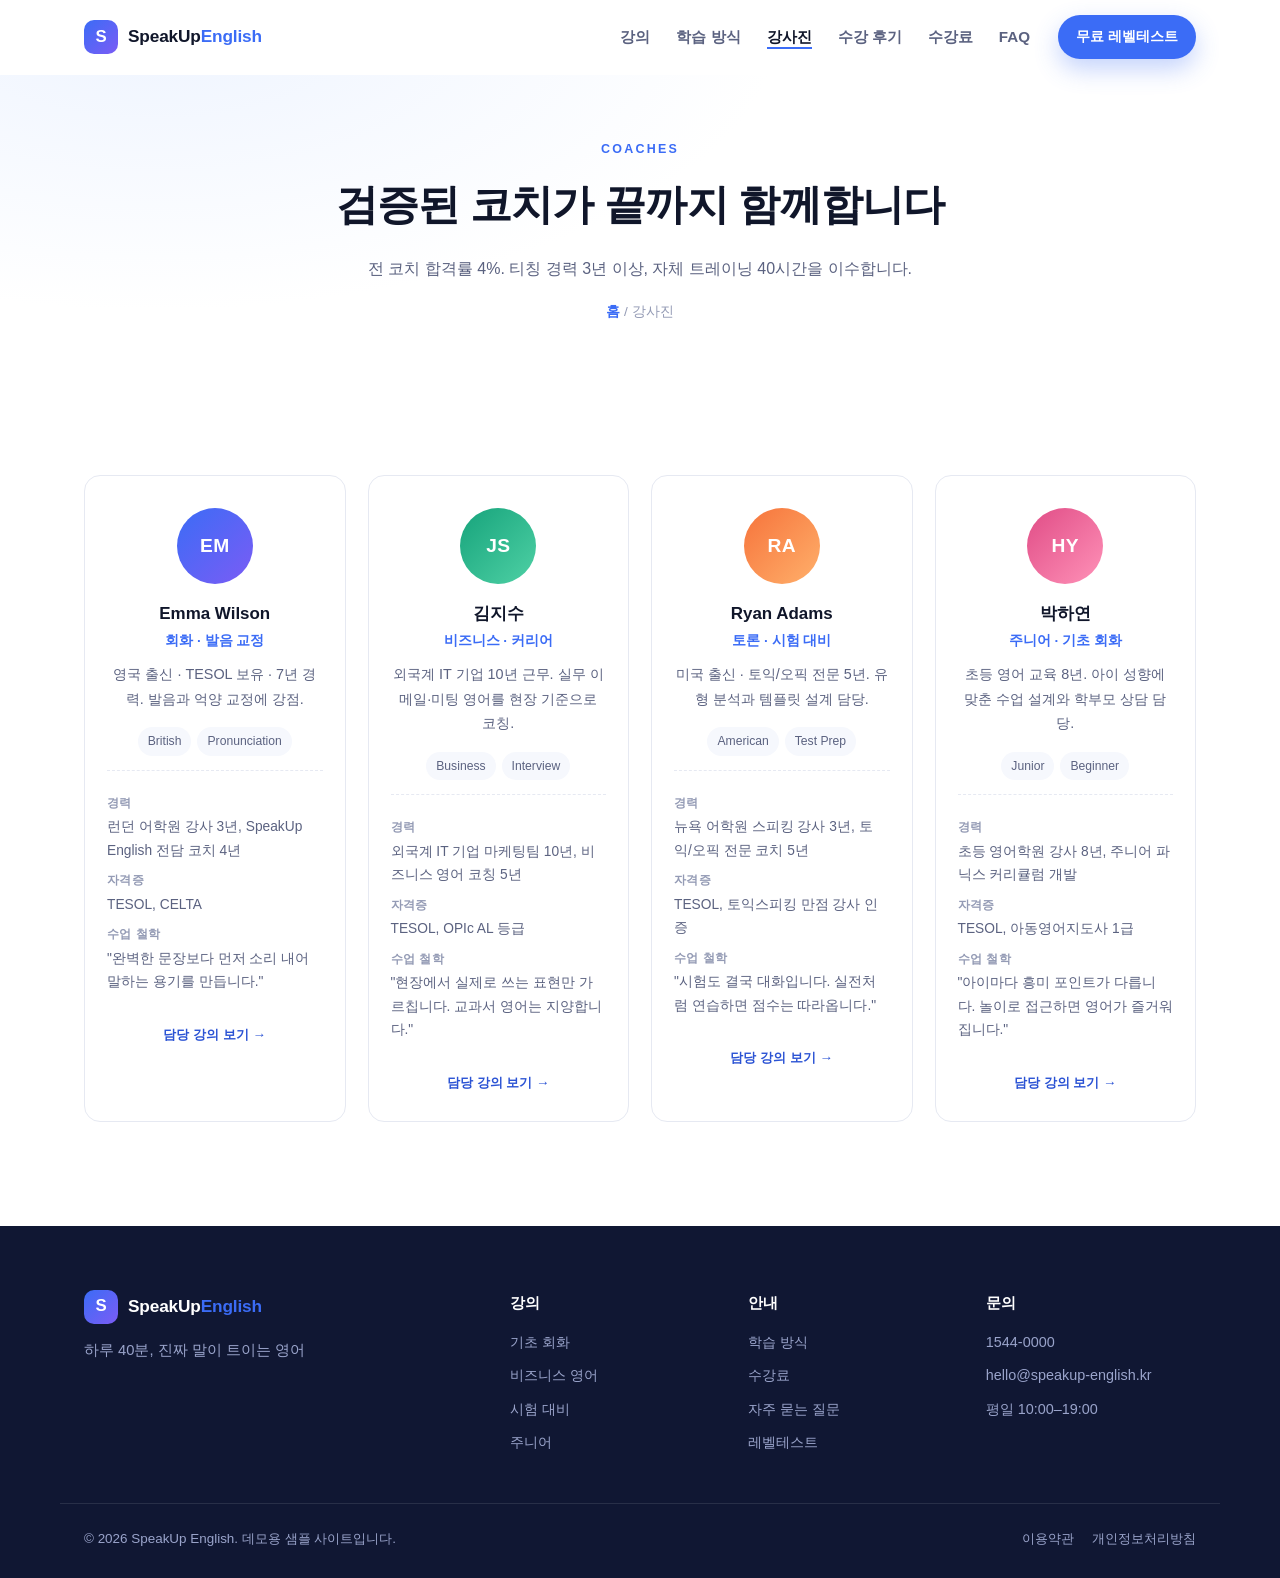
<file: teachers.html>
<!DOCTYPE html>
<html lang="ko">
<head>
  <meta charset="UTF-8" />
  <meta name="viewport" content="width=device-width, initial-scale=1.0" />
  <title>강사진 — SpeakUp English</title>
  <meta name="description" content="TESOL 보유 원어민부터 현업 출신 비즈니스 코치까지, SpeakUp English 전담 코치 4인의 경력과 자격증, 수업 철학을 소개합니다." />
  <link rel="stylesheet" href="css/style.css" />
</head>
<body>
  <a class="skip-link" href="#main">본문으로 바로가기</a>

  <header class="header" id="header">
    <div class="container header__inner">
      <a href="index.html" class="logo">
        <span class="logo__mark" aria-hidden="true">S</span>
        <span class="logo__text">SpeakUp<em>English</em></span>
      </a>

      <nav class="nav" id="nav" aria-label="주요 메뉴">
        <ul class="nav__list">
          <li><a href="courses.html" class="nav__link">강의</a></li>
          <li><a href="how-it-works.html" class="nav__link">학습 방식</a></li>
          <li><a href="teachers.html" class="nav__link is-active" aria-current="page">강사진</a></li>
          <li><a href="reviews.html" class="nav__link">수강 후기</a></li>
          <li><a href="pricing.html" class="nav__link">수강료</a></li>
          <li><a href="faq.html" class="nav__link">FAQ</a></li>
        </ul>
        <a href="apply.html" class="btn btn--primary btn--sm nav__cta">무료 레벨테스트</a>
      </nav>

      <button class="nav-toggle" id="navToggle" aria-label="메뉴 열기" aria-expanded="false" aria-controls="nav">
        <span></span><span></span><span></span>
      </button>
    </div>
  </header>

  <main id="main">
    <section class="page-hero">
      <div class="container">
        <p class="eyebrow">COACHES</p>
        <h1 class="page-hero__title">검증된 코치가 끝까지 함께합니다</h1>
        <p class="page-hero__desc">전 코치 합격률 4%. 티칭 경력 3년 이상, 자체 트레이닝 40시간을 이수합니다.</p>
        <p class="page-hero__crumb"><a href="index.html">홈</a> / 강사진</p>
      </div>
    </section>

    <section class="section">
      <div class="container">
        <div class="teacher-grid">
          <article class="teacher reveal" id="teacher-emma">
            <div class="teacher__avatar teacher__avatar--1" aria-hidden="true">EM</div>
            <h3 class="teacher__name">Emma Wilson</h3>
            <p class="teacher__role">회화 · 발음 교정</p>
            <p class="teacher__bio">영국 출신 · TESOL 보유 · 7년 경력. 발음과 억양 교정에 강점.</p>
            <ul class="teacher__tags"><li>British</li><li>Pronunciation</li></ul>
            <dl class="teacher__detail">
              <dt>경력</dt>
              <dd>런던 어학원 강사 3년, SpeakUp English 전담 코치 4년</dd>
              <dt>자격증</dt>
              <dd>TESOL, CELTA</dd>
              <dt>수업 철학</dt>
              <dd>"완벽한 문장보다 먼저 소리 내어 말하는 용기를 만듭니다."</dd>
            </dl>
            <a href="courses.html" class="teacher__link">담당 강의 보기 →</a>
          </article>

          <article class="teacher reveal" data-reveal-delay="80" id="teacher-jisoo">
            <div class="teacher__avatar teacher__avatar--2" aria-hidden="true">JS</div>
            <h3 class="teacher__name">김지수</h3>
            <p class="teacher__role">비즈니스 · 커리어</p>
            <p class="teacher__bio">외국계 IT 기업 10년 근무. 실무 이메일·미팅 영어를 현장 기준으로 코칭.</p>
            <ul class="teacher__tags"><li>Business</li><li>Interview</li></ul>
            <dl class="teacher__detail">
              <dt>경력</dt>
              <dd>외국계 IT 기업 마케팅팀 10년, 비즈니스 영어 코칭 5년</dd>
              <dt>자격증</dt>
              <dd>TESOL, OPIc AL 등급</dd>
              <dt>수업 철학</dt>
              <dd>"현장에서 실제로 쓰는 표현만 가르칩니다. 교과서 영어는 지양합니다."</dd>
            </dl>
            <a href="courses.html" class="teacher__link">담당 강의 보기 →</a>
          </article>

          <article class="teacher reveal" data-reveal-delay="160" id="teacher-ryan">
            <div class="teacher__avatar teacher__avatar--3" aria-hidden="true">RA</div>
            <h3 class="teacher__name">Ryan Adams</h3>
            <p class="teacher__role">토론 · 시험 대비</p>
            <p class="teacher__bio">미국 출신 · 토익/오픽 전문 5년. 유형 분석과 템플릿 설계 담당.</p>
            <ul class="teacher__tags"><li>American</li><li>Test Prep</li></ul>
            <dl class="teacher__detail">
              <dt>경력</dt>
              <dd>뉴욕 어학원 스피킹 강사 3년, 토익/오픽 전문 코치 5년</dd>
              <dt>자격증</dt>
              <dd>TESOL, 토익스피킹 만점 강사 인증</dd>
              <dt>수업 철학</dt>
              <dd>"시험도 결국 대화입니다. 실전처럼 연습하면 점수는 따라옵니다."</dd>
            </dl>
            <a href="courses.html" class="teacher__link">담당 강의 보기 →</a>
          </article>

          <article class="teacher reveal" data-reveal-delay="240" id="teacher-hayeon">
            <div class="teacher__avatar teacher__avatar--4" aria-hidden="true">HY</div>
            <h3 class="teacher__name">박하연</h3>
            <p class="teacher__role">주니어 · 기초 회화</p>
            <p class="teacher__bio">초등 영어 교육 8년. 아이 성향에 맞춘 수업 설계와 학부모 상담 담당.</p>
            <ul class="teacher__tags"><li>Junior</li><li>Beginner</li></ul>
            <dl class="teacher__detail">
              <dt>경력</dt>
              <dd>초등 영어학원 강사 8년, 주니어 파닉스 커리큘럼 개발</dd>
              <dt>자격증</dt>
              <dd>TESOL, 아동영어지도사 1급</dd>
              <dt>수업 철학</dt>
              <dd>"아이마다 흥미 포인트가 다릅니다. 놀이로 접근하면 영어가 즐거워집니다."</dd>
            </dl>
            <a href="courses.html" class="teacher__link">담당 강의 보기 →</a>
          </article>
        </div>
      </div>
    </section>
  </main>

  <footer class="footer">
    <div class="container footer__inner">
      <div class="footer__brand">
        <a href="index.html" class="logo logo--light">
          <span class="logo__mark" aria-hidden="true">S</span>
          <span class="logo__text">SpeakUp<em>English</em></span>
        </a>
        <p class="footer__tag">하루 40분, 진짜 말이 트이는 영어</p>
      </div>

      <nav class="footer__cols" aria-label="사이트 정보">
        <div class="footer__col">
          <h3>강의</h3>
          <ul>
            <li><a href="courses.html">기초 회화</a></li>
            <li><a href="courses.html">비즈니스 영어</a></li>
            <li><a href="courses.html">시험 대비</a></li>
            <li><a href="courses.html">주니어</a></li>
          </ul>
        </div>
        <div class="footer__col">
          <h3>안내</h3>
          <ul>
            <li><a href="how-it-works.html">학습 방식</a></li>
            <li><a href="pricing.html">수강료</a></li>
            <li><a href="faq.html">자주 묻는 질문</a></li>
            <li><a href="apply.html">레벨테스트</a></li>
          </ul>
        </div>
        <div class="footer__col">
          <h3>문의</h3>
          <ul>
            <li>1544-0000</li>
            <li>hello@speakup-english.kr</li>
            <li>평일 10:00–19:00</li>
          </ul>
        </div>
      </nav>
    </div>

    <div class="container footer__bottom">
      <p>© 2026 SpeakUp English. 데모용 샘플 사이트입니다.</p>
      <ul class="footer__legal">
        <li><a href="#">이용약관</a></li>
        <li><a href="#">개인정보처리방침</a></li>
      </ul>
    </div>
  </footer>

  <button class="to-top" id="toTop" aria-label="맨 위로" hidden>↑</button>

  <script src="js/main.js"></script>
</body>
</html>
</file>
<file: css/style.css>
/* =========================================================
   SpeakUp English — 영어 강의 소개 랜딩 페이지
   ========================================================= */

:root {
  --brand-50: #eef4ff;
  --brand-100: #dbe6ff;
  --brand-300: #9db8ff;
  --brand-500: #3b6cf6;
  --brand-600: #2b53d4;
  --brand-700: #1f3fa8;

  --accent: #ff8a3d;
  --accent-soft: #fff1e6;

  --ink-900: #10162a;
  --ink-700: #2c3350;
  --ink-500: #5b6280;
  --ink-300: #949bb5;

  --line: #e6e9f2;
  --bg: #ffffff;
  --bg-alt: #f6f8fd;
  --bg-dark: #101733;

  --radius-sm: 10px;
  --radius: 16px;
  --radius-lg: 24px;

  --shadow-sm: 0 2px 8px rgba(16, 22, 42, .06);
  --shadow: 0 12px 32px rgba(16, 22, 42, .09);
  --shadow-lg: 0 24px 60px rgba(16, 22, 42, .14);

  --max: 1160px;
  --ease: cubic-bezier(.22, .61, .36, 1);
}

/* ---------- reset ---------- */
*, *::before, *::after { box-sizing: border-box; }

html { scroll-behavior: smooth; }

body {
  margin: 0;
  font-family: "Pretendard", -apple-system, BlinkMacSystemFont, "Segoe UI",
    "Malgun Gothic", "Apple SD Gothic Neo", "Noto Sans KR", sans-serif;
  color: var(--ink-700);
  background: var(--bg);
  line-height: 1.7;
  -webkit-font-smoothing: antialiased;
}

h1, h2, h3, p, ul, ol, figure, blockquote { margin: 0; }
ul, ol { padding: 0; list-style: none; }
img { max-width: 100%; display: block; }
a { color: inherit; text-decoration: none; }
button { font: inherit; cursor: pointer; border: 0; background: none; color: inherit; }
input, select, textarea { font: inherit; color: inherit; }

:focus-visible {
  outline: 3px solid var(--brand-300);
  outline-offset: 2px;
  border-radius: 6px;
}

.skip-link {
  position: absolute;
  left: 16px; top: -60px;
  z-index: 200;
  padding: 10px 16px;
  background: var(--ink-900);
  color: #fff;
  border-radius: var(--radius-sm);
  transition: top .2s var(--ease);
}
.skip-link:focus { top: 16px; }

/* ---------- layout ---------- */
.container {
  width: 100%;
  max-width: var(--max);
  margin: 0 auto;
  padding: 0 24px;
}
.container--narrow { max-width: 820px; }

.section { padding: 104px 0; }
.section--alt { background: var(--bg-alt); }
.section--dark { background: var(--bg-dark); color: #dfe4f5; }

.section__head { max-width: 640px; margin: 0 auto 56px; text-align: center; }
.section__title {
  font-size: clamp(1.7rem, 3.6vw, 2.4rem);
  line-height: 1.35;
  letter-spacing: -.02em;
  color: var(--ink-900);
}
.section__desc { margin-top: 14px; color: var(--ink-500); }
.section__head--light .section__title { color: #fff; }
.section__head--light .section__desc { color: #a9b2d4; }

.eyebrow {
  font-size: .78rem;
  font-weight: 700;
  letter-spacing: .18em;
  color: var(--brand-500);
  margin-bottom: 10px;
}

/* ---------- buttons ---------- */
.btn {
  display: inline-flex;
  align-items: center;
  justify-content: center;
  gap: 8px;
  padding: 14px 26px;
  border-radius: 999px;
  font-weight: 700;
  font-size: .96rem;
  transition: transform .18s var(--ease), box-shadow .18s var(--ease),
    background-color .18s var(--ease), color .18s var(--ease);
  white-space: nowrap;
}
.btn--primary {
  background: var(--brand-500);
  color: #fff;
  box-shadow: 0 10px 24px rgba(59, 108, 246, .3);
}
.btn--primary:hover { background: var(--brand-600); transform: translateY(-2px); }
.btn--ghost {
  background: #fff;
  color: var(--ink-900);
  border: 1px solid var(--line);
}
.btn--ghost:hover { border-color: var(--brand-300); color: var(--brand-600); transform: translateY(-2px); }
.btn--soft { background: var(--brand-50); color: var(--brand-600); }
.btn--soft:hover { background: var(--brand-100); }
.btn--sm { padding: 10px 18px; font-size: .88rem; }
.btn--block { width: 100%; }

.badge {
  display: inline-block;
  padding: 7px 14px;
  border-radius: 999px;
  background: var(--accent-soft);
  color: #b8560f;
  font-size: .85rem;
  font-weight: 600;
  margin-bottom: 22px;
}

/* ---------- header ---------- */
.header {
  position: sticky;
  top: 0;
  z-index: 100;
  background: rgba(255, 255, 255, .86);
  backdrop-filter: blur(12px);
  border-bottom: 1px solid transparent;
  transition: border-color .25s var(--ease), box-shadow .25s var(--ease);
}
.header.is-stuck { border-color: var(--line); box-shadow: var(--shadow-sm); }

.header__inner {
  display: flex;
  align-items: center;
  justify-content: space-between;
  gap: 24px;
  height: 74px;
}

.logo { display: inline-flex; align-items: center; gap: 10px; font-weight: 800; }
.logo__mark {
  width: 34px; height: 34px;
  display: grid; place-items: center;
  border-radius: 10px;
  background: linear-gradient(135deg, var(--brand-500), #7b5cf5);
  color: #fff;
  font-size: 1.05rem;
}
.logo__text { font-size: 1.08rem; color: var(--ink-900); letter-spacing: -.01em; }
.logo__text em { font-style: normal; color: var(--brand-500); }
.logo--light .logo__text { color: #fff; }

.nav { display: flex; align-items: center; gap: 28px; }
.nav__list { display: flex; gap: 26px; }
.nav__link {
  font-size: .95rem;
  font-weight: 600;
  color: var(--ink-500);
  position: relative;
  padding: 4px 0;
  transition: color .18s var(--ease);
}
.nav__link::after {
  content: "";
  position: absolute;
  left: 0; bottom: 0;
  width: 100%; height: 2px;
  background: var(--brand-500);
  transform: scaleX(0);
  transform-origin: left;
  transition: transform .22s var(--ease);
}
.nav__link:hover, .nav__link.is-active { color: var(--ink-900); }
.nav__link.is-active::after, .nav__link:hover::after { transform: scaleX(1); }

.nav-toggle { display: none; width: 42px; height: 42px; position: relative; }
.nav-toggle span {
  position: absolute;
  left: 11px;
  width: 20px; height: 2px;
  background: var(--ink-900);
  border-radius: 2px;
  transition: transform .25s var(--ease), opacity .2s var(--ease);
}
.nav-toggle span:nth-child(1) { top: 15px; }
.nav-toggle span:nth-child(2) { top: 21px; }
.nav-toggle span:nth-child(3) { top: 27px; }
.nav-toggle.is-open span:nth-child(1) { transform: translateY(6px) rotate(45deg); }
.nav-toggle.is-open span:nth-child(2) { opacity: 0; }
.nav-toggle.is-open span:nth-child(3) { transform: translateY(-6px) rotate(-45deg); }

/* ---------- hero ---------- */
.hero {
  position: relative;
  overflow: hidden;
  padding: 88px 0 96px;
  background:
    radial-gradient(900px 460px at 12% -8%, var(--brand-50), transparent 70%),
    radial-gradient(700px 420px at 92% 6%, #fff2e8, transparent 70%);
}
.hero__blob {
  position: absolute;
  border-radius: 50%;
  filter: blur(60px);
  opacity: .5;
  pointer-events: none;
}
.hero__blob--1 { width: 320px; height: 320px; background: #c7d7ff; top: -60px; left: -80px; }
.hero__blob--2 { width: 260px; height: 260px; background: #ffd8bd; bottom: 40px; right: -60px; }

.hero__inner {
  position: relative;
  display: grid;
  grid-template-columns: 1.05fr .95fr;
  gap: 56px;
  align-items: center;
}

.hero__title {
  font-size: clamp(2.1rem, 5vw, 3.4rem);
  line-height: 1.2;
  letter-spacing: -.03em;
  color: var(--ink-900);
}
.hero__title .hl {
  color: var(--brand-600);
  white-space: nowrap;
  /* 텍스트 하단에만 형광펜 효과 */
  background: linear-gradient(transparent 68%, rgba(255, 138, 61, .32) 68%);
  padding: 0 2px;
  border-radius: 4px;
}
.hero__desc { margin-top: 22px; font-size: 1.05rem; color: var(--ink-500); max-width: 520px; }
.hero__desc strong { color: var(--ink-900); }

.hero__actions { display: flex; flex-wrap: wrap; gap: 12px; margin-top: 32px; }

.hero__points {
  display: flex;
  flex-wrap: wrap;
  gap: 8px 22px;
  margin-top: 28px;
  font-size: .9rem;
  color: var(--ink-500);
}

/* hero mock card */
.hero-card {
  background: #fff;
  border-radius: var(--radius-lg);
  box-shadow: var(--shadow-lg);
  overflow: hidden;
  border: 1px solid var(--line);
  animation: float 6s ease-in-out infinite;
}
@keyframes float {
  0%, 100% { transform: translateY(0); }
  50% { transform: translateY(-10px); }
}
.hero-card__head {
  display: flex;
  align-items: center;
  gap: 7px;
  padding: 14px 18px;
  background: var(--bg-alt);
  border-bottom: 1px solid var(--line);
}
.dot { width: 10px; height: 10px; border-radius: 50%; }
.dot--red { background: #ff5f57; }
.dot--yellow { background: #ffbd2e; }
.dot--green { background: #28c840; }
.hero-card__title {
  margin-left: 10px;
  font-size: .82rem;
  font-weight: 600;
  color: var(--ink-300);
}
.hero-card__body { padding: 22px 20px 24px; }

.chat {
  position: relative;
  padding: 12px 16px;
  border-radius: 14px;
  font-size: .92rem;
  margin-bottom: 12px;
  max-width: 92%;
}
.chat__who {
  display: block;
  font-size: .72rem;
  font-weight: 700;
  letter-spacing: .04em;
  text-transform: uppercase;
  opacity: .65;
  margin-bottom: 3px;
}
.chat--coach { background: var(--bg-alt); color: var(--ink-700); }
.chat--me {
  background: var(--brand-500);
  color: #fff;
  margin-left: auto;
  border-bottom-right-radius: 4px;
}
.chat--coach:last-of-type { background: var(--accent-soft); color: #8c4310; }

.hero-card__meter { margin-top: 20px; display: grid; gap: 10px; }
.meter { display: grid; grid-template-columns: 52px 1fr; align-items: center; gap: 12px; }
.meter__label { font-size: .8rem; color: var(--ink-500); }
.meter__bar { height: 8px; background: var(--bg-alt); border-radius: 999px; overflow: hidden; }
.meter__bar i {
  display: block;
  height: 100%;
  width: 0;
  border-radius: 999px;
  background: linear-gradient(90deg, var(--brand-500), #7b5cf5);
  transition: width 1.1s var(--ease);
}
.meter__bar.is-filled i { width: var(--w); }

/* ---------- stats ---------- */
.stats {
  position: relative;
  display: grid;
  grid-template-columns: repeat(4, 1fr);
  gap: 20px;
  margin-top: 76px;
  padding: 32px 28px;
  background: #fff;
  border: 1px solid var(--line);
  border-radius: var(--radius-lg);
  box-shadow: var(--shadow);
}
.stat { text-align: center; }
.stat__num {
  display: block;
  font-size: clamp(1.6rem, 3vw, 2.1rem);
  font-weight: 800;
  color: var(--ink-900);
  letter-spacing: -.02em;
}
.stat__label { font-size: .88rem; color: var(--ink-500); }

/* ---------- features ---------- */
.feature-grid {
  display: grid;
  grid-template-columns: repeat(4, 1fr);
  gap: 22px;
}
.feature {
  padding: 30px 24px;
  border: 1px solid var(--line);
  border-radius: var(--radius);
  background: #fff;
  transition: transform .22s var(--ease), box-shadow .22s var(--ease), border-color .22s var(--ease);
}
.feature:hover {
  transform: translateY(-6px);
  box-shadow: var(--shadow);
  border-color: var(--brand-100);
}
.feature__icon {
  display: grid;
  place-items: center;
  width: 50px; height: 50px;
  border-radius: 14px;
  background: var(--brand-50);
  font-size: 1.4rem;
  margin-bottom: 18px;
}
.feature__title { font-size: 1.08rem; color: var(--ink-900); margin-bottom: 8px; }
.feature p { font-size: .94rem; color: var(--ink-500); }

/* ---------- filters ---------- */
.filters {
  display: flex;
  flex-wrap: wrap;
  justify-content: center;
  gap: 10px;
  margin-bottom: 40px;
}
.filter {
  padding: 9px 20px;
  border-radius: 999px;
  background: #fff;
  border: 1px solid var(--line);
  font-size: .9rem;
  font-weight: 600;
  color: var(--ink-500);
  transition: all .18s var(--ease);
}
.filter:hover { border-color: var(--brand-300); color: var(--brand-600); }
.filter.is-active {
  background: var(--ink-900);
  border-color: var(--ink-900);
  color: #fff;
}

/* ---------- courses ---------- */
.course-grid {
  display: grid;
  grid-template-columns: repeat(3, 1fr);
  gap: 26px;
}
.course {
  display: flex;
  flex-direction: column;
  background: #fff;
  border: 1px solid var(--line);
  border-radius: var(--radius);
  overflow: hidden;
  transition: transform .22s var(--ease), box-shadow .22s var(--ease);
}
.course:hover { transform: translateY(-6px); box-shadow: var(--shadow); }
.course.is-hidden { display: none; }

.course__thumb {
  position: relative;
  height: 148px;
  display: grid;
  place-items: center;
}
.course__thumb--a { background: linear-gradient(135deg, #dbe6ff, #b9cdff); }
.course__thumb--b { background: linear-gradient(135deg, #e2dcff, #c3b6ff); }
.course__thumb--c { background: linear-gradient(135deg, #d6f1e6, #a9e0c9); }
.course__thumb--d { background: linear-gradient(135deg, #ffe6d1, #ffc79a); }
.course__thumb--e { background: linear-gradient(135deg, #ffe0ea, #ffb8cf); }
.course__thumb--f { background: linear-gradient(135deg, #fff4cc, #ffe28a); }
.course__emoji { font-size: 2.6rem; }
.course__level {
  position: absolute;
  top: 14px; left: 14px;
  padding: 5px 12px;
  border-radius: 999px;
  background: rgba(255, 255, 255, .9);
  font-size: .76rem;
  font-weight: 700;
  color: var(--ink-700);
}

.course__body { display: flex; flex-direction: column; flex: 1; padding: 22px 22px 24px; }
.course__tag {
  font-size: .76rem;
  font-weight: 700;
  letter-spacing: .06em;
  color: var(--brand-500);
  margin-bottom: 8px;
}
.course__title { font-size: 1.12rem; color: var(--ink-900); line-height: 1.45; margin-bottom: 10px; }
.course__desc { font-size: .92rem; color: var(--ink-500); }
.course__meta {
  display: flex;
  flex-wrap: wrap;
  gap: 6px;
  margin: 16px 0 20px;
}
.course__meta li {
  padding: 5px 11px;
  border-radius: 8px;
  background: var(--bg-alt);
  font-size: .8rem;
  color: var(--ink-500);
}
.course__foot {
  display: flex;
  align-items: center;
  justify-content: space-between;
  gap: 12px;
  margin-top: auto;
  padding-top: 16px;
  border-top: 1px solid var(--line);
}
.course__price { display: flex; flex-direction: column; line-height: 1.35; }
.course__price s { font-size: .8rem; color: var(--ink-300); }
.course__price strong { font-size: 1.05rem; color: var(--ink-900); }

.course-empty { text-align: center; color: var(--ink-300); padding: 40px 0 0; }

/* ---------- teachers ---------- */
.teacher-grid {
  display: grid;
  grid-template-columns: repeat(4, 1fr);
  gap: 22px;
}
.teacher {
  text-align: center;
  padding: 32px 22px 26px;
  border: 1px solid var(--line);
  border-radius: var(--radius);
  background: #fff;
  transition: transform .22s var(--ease), box-shadow .22s var(--ease);
}
.teacher:hover { transform: translateY(-6px); box-shadow: var(--shadow); }
.teacher__avatar {
  width: 76px; height: 76px;
  margin: 0 auto 16px;
  display: grid;
  place-items: center;
  border-radius: 50%;
  font-weight: 800;
  font-size: 1.2rem;
  color: #fff;
  letter-spacing: .02em;
}
.teacher__avatar--1 { background: linear-gradient(135deg, #3b6cf6, #7b5cf5); }
.teacher__avatar--2 { background: linear-gradient(135deg, #16a37b, #4fd1a5); }
.teacher__avatar--3 { background: linear-gradient(135deg, #f6733b, #ffb06b); }
.teacher__avatar--4 { background: linear-gradient(135deg, #e04c86, #ff92b8); }
.teacher__name { font-size: 1.06rem; color: var(--ink-900); }
.teacher__role { font-size: .85rem; font-weight: 600; color: var(--brand-500); margin-bottom: 10px; }
.teacher__bio { font-size: .9rem; color: var(--ink-500); }
.teacher__tags { display: flex; flex-wrap: wrap; justify-content: center; gap: 6px; margin-top: 16px; }
.teacher__tags li {
  padding: 4px 10px;
  border-radius: 999px;
  background: var(--bg-alt);
  font-size: .76rem;
  color: var(--ink-500);
}

/* ---------- reviews slider ---------- */
.slider { max-width: 800px; margin: 0 auto; }
.slider__viewport { overflow: hidden; border-radius: var(--radius-lg); }
.slider__track {
  display: flex;
  transition: transform .5s var(--ease);
}
.slide { flex: 0 0 100%; padding: 4px; }

.quote {
  height: 100%;
  padding: 38px 36px;
  border-radius: var(--radius-lg);
  background: rgba(255, 255, 255, .06);
  border: 1px solid rgba(255, 255, 255, .12);
}
.quote__stars { color: #ffc24b; letter-spacing: .12em; margin-bottom: 16px; }
.quote__text { font-size: 1.08rem; line-height: 1.85; color: #eef1fb; }
.quote__who { margin-top: 20px; font-size: .9rem; color: #9aa4cb; }
.quote__who strong { color: #fff; }

.slider__ctrl {
  display: flex;
  align-items: center;
  justify-content: center;
  gap: 18px;
  margin-top: 28px;
}
.slider__btn {
  width: 42px; height: 42px;
  border-radius: 50%;
  border: 1px solid rgba(255, 255, 255, .2);
  color: #fff;
  font-size: 1.5rem;
  line-height: 1;
  display: grid;
  place-items: center;
  transition: background-color .18s var(--ease), border-color .18s var(--ease);
}
.slider__btn:hover { background: rgba(255, 255, 255, .12); border-color: rgba(255, 255, 255, .4); }

.slider__dots { display: flex; gap: 8px; }
.slider__dots button {
  width: 8px; height: 8px;
  border-radius: 999px;
  background: rgba(255, 255, 255, .28);
  transition: width .25s var(--ease), background-color .25s var(--ease);
}
.slider__dots button.is-active { width: 26px; background: var(--brand-300); }

/* ---------- lesson preview slider (밝은 배경 위 슬라이더) ---------- */
.slider--light .slide { display: flex; flex-direction: column; align-items: center; }

.lesson-slide__figure {
  width: 100%;
  max-width: 760px;
  aspect-ratio: 16 / 9;
  margin: 0;
  border-radius: var(--radius-lg);
  overflow: hidden;
  background: var(--bg-alt);
  border: 1px solid var(--line);
  box-shadow: var(--shadow);
}
.lesson-slide__img {
  width: 100%;
  height: 100%;
  object-fit: cover;
  /* 사진 미등록 시 빈 칸으로 보이지 않도록 자리 표시 배경을 깔아둠 */
  background: linear-gradient(135deg, var(--brand-50), var(--bg-alt));
}
.lesson-slide__caption {
  margin-top: 16px;
  font-size: .92rem;
  font-weight: 600;
  color: var(--ink-700);
  text-align: center;
}
.slider--light .slider__btn {
  border-color: var(--line);
  color: var(--ink-900);
  background: #fff;
}
.slider--light .slider__btn:hover { background: var(--bg-alt); border-color: var(--brand-300); }
.slider--light .slider__dots button { background: var(--line); }
.slider--light .slider__dots button.is-active { background: var(--brand-500); }

/* ---------- pricing ---------- */
.toggle {
  display: flex;
  align-items: center;
  justify-content: center;
  gap: 14px;
  margin-bottom: 44px;
  font-size: .92rem;
}
.toggle__label { color: var(--ink-300); font-weight: 600; transition: color .18s var(--ease); }
.toggle__label.is-active { color: var(--ink-900); }
.toggle__label em { font-style: normal; color: var(--accent); font-weight: 700; }
.toggle__switch {
  width: 52px; height: 28px;
  border-radius: 999px;
  background: var(--line);
  position: relative;
  transition: background-color .22s var(--ease);
}
.toggle__switch[aria-checked="true"] { background: var(--brand-500); }
.toggle__knob {
  position: absolute;
  top: 3px; left: 3px;
  width: 22px; height: 22px;
  border-radius: 50%;
  background: #fff;
  box-shadow: var(--shadow-sm);
  transition: transform .22s var(--ease);
}
.toggle__switch[aria-checked="true"] .toggle__knob { transform: translateX(24px); }

.plan-grid {
  display: grid;
  grid-template-columns: repeat(3, 1fr);
  gap: 24px;
  align-items: start;
}
.plan {
  position: relative;
  display: flex;
  flex-direction: column;
  padding: 34px 28px 32px;
  border: 1px solid var(--line);
  border-radius: var(--radius-lg);
  background: #fff;
  transition: transform .22s var(--ease), box-shadow .22s var(--ease);
}
.plan:hover { transform: translateY(-6px); box-shadow: var(--shadow); }
.plan--featured {
  border-color: var(--brand-500);
  box-shadow: var(--shadow);
}
.plan__ribbon {
  position: absolute;
  top: -14px; left: 50%;
  transform: translateX(-50%);
  padding: 6px 16px;
  border-radius: 999px;
  background: var(--brand-500);
  color: #fff;
  font-size: .78rem;
  font-weight: 700;
}
.plan__name { font-size: 1.2rem; color: var(--ink-900); }
.plan__for { font-size: .88rem; color: var(--ink-500); }
.plan__price { margin: 18px 0 22px; display: flex; align-items: baseline; gap: 5px; }
.plan__price strong {
  font-size: 2rem;
  font-weight: 800;
  color: var(--ink-900);
  letter-spacing: -.02em;
}
.plan__price span { font-size: .9rem; color: var(--ink-500); }
.plan__list { display: grid; gap: 10px; margin-bottom: 28px; font-size: .93rem; }
.plan__list li { position: relative; padding-left: 24px; color: var(--ink-500); }
.plan__list li::before {
  content: "✓";
  position: absolute;
  left: 0;
  color: var(--brand-500);
  font-weight: 800;
}
.plan__btn { margin-top: auto; }

/* ---------- faq ---------- */
.accordion { display: grid; gap: 12px; }
.acc {
  background: #fff;
  border: 1px solid var(--line);
  border-radius: var(--radius);
  overflow: hidden;
  transition: border-color .2s var(--ease), box-shadow .2s var(--ease);
}
.acc.is-open { border-color: var(--brand-300); box-shadow: var(--shadow-sm); }
.acc__q {
  width: 100%;
  display: flex;
  align-items: center;
  justify-content: space-between;
  gap: 16px;
  padding: 20px 24px;
  text-align: left;
  font-size: 1rem;
  font-weight: 700;
  color: var(--ink-900);
}
.acc__icon {
  position: relative;
  flex: 0 0 20px;
  width: 20px; height: 20px;
}
.acc__icon::before, .acc__icon::after {
  content: "";
  position: absolute;
  top: 9px; left: 2px;
  width: 16px; height: 2px;
  background: var(--brand-500);
  border-radius: 2px;
  transition: transform .25s var(--ease);
}
.acc__icon::after { transform: rotate(90deg); }
.acc.is-open .acc__icon::after { transform: rotate(0); }

.acc__a {
  max-height: 0;
  overflow: hidden;
  transition: max-height .32s var(--ease);
}
.acc__a p { padding: 0 24px 22px; color: var(--ink-500); font-size: .95rem; }

/* ---------- apply ---------- */
.apply {
  padding: 100px 0;
  background: linear-gradient(135deg, var(--brand-700), var(--brand-500) 55%, #7b5cf5);
  color: #eaefff;
}
.apply__inner {
  display: grid;
  grid-template-columns: 1fr 1fr;
  gap: 56px;
  align-items: start;
}
.apply__title {
  font-size: clamp(1.6rem, 3.2vw, 2.2rem);
  line-height: 1.35;
  letter-spacing: -.02em;
  color: #fff;
}
.apply__desc { margin-top: 16px; color: #cfd9ff; }
.apply__list { margin-top: 26px; display: grid; gap: 8px; font-size: .95rem; color: #e5ebff; }

.form {
  display: grid;
  grid-template-columns: 1fr 1fr;
  gap: 16px;
  padding: 32px 30px;
  background: #fff;
  border-radius: var(--radius-lg);
  box-shadow: var(--shadow-lg);
}
.field { display: flex; flex-direction: column; gap: 6px; }
.field--full { grid-column: 1 / -1; }
.field label { font-size: .87rem; font-weight: 700; color: var(--ink-900); }
.field__opt { font-weight: 500; color: var(--ink-300); }
.field input, .field select, .field textarea {
  padding: 12px 14px;
  border: 1px solid var(--line);
  border-radius: var(--radius-sm);
  background: #fff;
  font-size: .94rem;
  transition: border-color .18s var(--ease), box-shadow .18s var(--ease);
}
.field textarea { resize: vertical; }
.field input:focus, .field select:focus, .field textarea:focus {
  outline: none;
  border-color: var(--brand-500);
  box-shadow: 0 0 0 3px rgba(59, 108, 246, .15);
}
.field.has-error input, .field.has-error select { border-color: #e2513f; }
.field__error { font-size: .8rem; color: #d63c28; min-height: 0; }

.check { display: flex; align-items: center; gap: 9px; font-size: .9rem; font-weight: 500 !important; color: var(--ink-500); }
.check input { width: 17px; height: 17px; accent-color: var(--brand-500); }

.form__done {
  grid-column: 1 / -1;
  margin-top: 4px;
  padding: 12px 14px;
  border-radius: var(--radius-sm);
  background: #e8f7ef;
  color: #1a7a4f;
  font-size: .9rem;
  font-weight: 600;
  text-align: center;
}

/* ---------- footer ---------- */
.footer { background: var(--bg-dark); color: #9aa4cb; padding: 64px 0 28px; }
.footer__inner {
  display: grid;
  grid-template-columns: 1.1fr 2fr;
  gap: 48px;
}
.footer__tag { margin-top: 14px; font-size: .92rem; }
.footer__cols { display: grid; grid-template-columns: repeat(3, 1fr); gap: 28px; }
.footer__col h3 { font-size: .95rem; color: #fff; margin-bottom: 14px; }
.footer__col ul { display: grid; gap: 9px; font-size: .9rem; }
.footer__col a:hover { color: #fff; }

.footer__bottom {
  display: flex;
  align-items: center;
  justify-content: space-between;
  flex-wrap: wrap;
  gap: 12px;
  margin-top: 48px;
  padding-top: 24px;
  border-top: 1px solid rgba(255, 255, 255, .1);
  font-size: .84rem;
}
.footer__legal { display: flex; gap: 18px; }
.footer__legal a:hover { color: #fff; }

/* ---------- to top ---------- */
.to-top {
  position: fixed;
  right: 24px; bottom: 24px;
  z-index: 90;
  width: 46px; height: 46px;
  border-radius: 50%;
  background: var(--ink-900);
  color: #fff;
  font-size: 1.15rem;
  box-shadow: var(--shadow);
  transition: transform .2s var(--ease), background-color .2s var(--ease);
}
.to-top:hover { background: var(--brand-600); transform: translateY(-3px); }

/* ---------- reveal animation ---------- */
.reveal {
  opacity: 0;
  transform: translateY(24px);
  transition: opacity .6s var(--ease), transform .6s var(--ease);
  transition-delay: var(--delay, 0ms);
}
.reveal.is-visible { opacity: 1; transform: none; }

/* ---------- responsive ---------- */
@media (max-width: 980px) {
  .section { padding: 80px 0; }

  .nav {
    position: fixed;
    inset: 74px 0 auto;
    flex-direction: column;
    align-items: stretch;
    gap: 0;
    padding: 16px 24px 26px;
    background: #fff;
    border-bottom: 1px solid var(--line);
    box-shadow: var(--shadow);
    transform: translateY(-140%);
    transition: transform .3s var(--ease);
  }
  .nav.is-open { transform: translateY(0); }
  .nav__list { flex-direction: column; gap: 0; }
  .nav__link { display: block; padding: 13px 4px; font-size: 1rem; }
  .nav__link::after { display: none; }
  .nav__cta { margin-top: 14px; align-self: flex-start; }
  .nav-toggle { display: block; }

  .hero { padding: 56px 0 76px; }
  .hero__inner { grid-template-columns: 1fr; gap: 44px; }
  .hero__desc { max-width: none; }
  .hero-card { max-width: 480px; }

  .stats { grid-template-columns: repeat(2, 1fr); gap: 24px 12px; margin-top: 56px; }

  .feature-grid, .teacher-grid { grid-template-columns: repeat(2, 1fr); }
  .course-grid { grid-template-columns: repeat(2, 1fr); }
  .plan-grid { grid-template-columns: 1fr; max-width: 480px; margin: 0 auto; }
  .plan--featured { order: -1; }

  .apply__inner { grid-template-columns: 1fr; gap: 36px; }
  .footer__inner { grid-template-columns: 1fr; gap: 36px; }
}

@media (max-width: 640px) {
  .container { padding: 0 18px; }
  .section { padding: 64px 0; }
  .section__head { margin-bottom: 40px; }

  .hero__actions .btn { flex: 1 1 100%; }
  .stats { padding: 26px 18px; }

  .feature-grid, .teacher-grid, .course-grid { grid-template-columns: repeat(2, 1fr); gap: 14px; }
  .feature { padding: 20px 16px; }
  .feature__icon { width: 40px; height: 40px; font-size: .95rem; }
  .feature__title { font-size: .98rem; }
  .feature p { font-size: .86rem; }

  .teacher { padding: 22px 14px 18px; }
  .teacher__avatar { width: 60px; height: 60px; }
  .teacher__name { font-size: .96rem; }
  .teacher__role { font-size: .78rem; }
  .teacher__bio { font-size: .8rem; }

  .course__thumb { height: 110px; }
  .course__emoji { font-size: 2rem; }
  .course__body { padding: 16px 14px; }
  .course__title { font-size: .98rem; }
  .course__desc { font-size: .82rem; }
  .course__meta { font-size: .78rem; }
  .course__foot { flex-direction: column; align-items: flex-start; gap: 8px; }

  .footer__cols { grid-template-columns: 1fr 1fr; }

  .quote { padding: 28px 22px; }
  .quote__text { font-size: 1rem; }

  .form { grid-template-columns: 1fr; padding: 24px 20px; }
  .toggle { flex-wrap: wrap; }
}

/* ---------- page hero (서브 페이지 상단 소개) ---------- */
.page-hero {
  padding: 64px 0 48px;
  background: radial-gradient(900px 420px at 12% -20%, var(--brand-50), transparent 70%);
  text-align: center;
}
.page-hero .eyebrow { display: block; }
.page-hero__title { font-size: clamp(1.9rem, 4vw, 2.6rem); color: var(--ink-900); letter-spacing: -.02em; }
.page-hero__desc { margin: 14px auto 0; max-width: 620px; color: var(--ink-500); }
.page-hero__crumb { margin-top: 18px; font-size: .85rem; color: var(--ink-300); }
.page-hero__crumb a { color: var(--brand-500); font-weight: 600; }

/* ---------- 티저 카드 (index.html 요약 섹션) ---------- */
.teaser-more { text-align: center; margin-top: 40px; }

/* ---------- 커리큘럼 타임라인 (how-it-works.html) ---------- */
.timeline { display: grid; gap: 14px; max-width: 760px; margin: 0 auto; }
.timeline__row {
  display: grid;
  grid-template-columns: 96px 1fr;
  gap: 18px;
  padding: 18px 22px;
  border: 1px solid var(--line);
  border-radius: var(--radius);
  background: #fff;
  align-items: start;
}
.timeline__week {
  font-weight: 800;
  color: var(--brand-500);
  font-size: .95rem;
}
.timeline__row h3 { font-size: 1rem; color: var(--ink-900); margin-bottom: 6px; }
.timeline__row p { font-size: .9rem; color: var(--ink-500); }

.feature__detail { margin-top: 14px; display: grid; gap: 6px; font-size: .84rem; color: var(--ink-500); }
.feature__detail li strong { color: var(--ink-700); }

/* ---------- 강의 커리큘럼 아코디언 (courses.html) ---------- */
.course__teacher-tag {
  display: inline-flex;
  align-items: center;
  gap: 6px;
  margin: 10px 0 0;
  font-size: .8rem;
  color: var(--ink-500);
}
.course__curric-btn {
  margin-top: 12px;
  font-size: .84rem;
  font-weight: 700;
  color: var(--brand-600);
  align-self: flex-start;
}
.course__curric {
  max-height: 0;
  overflow: hidden;
  transition: max-height .3s var(--ease);
}
.course__curric.is-open { max-height: 600px; }
.course__curric ul { display: grid; gap: 6px; padding: 12px 0 4px; font-size: .82rem; color: var(--ink-500); }
.course__curric li { padding-left: 16px; position: relative; }
.course__curric li::before { content: "·"; position: absolute; left: 0; color: var(--brand-500); font-weight: 800; }

/* ---------- 강사 상세 (teachers.html) ---------- */
.teacher__detail { margin-top: 14px; padding-top: 14px; border-top: 1px dashed var(--line); text-align: left; }
.teacher__detail dt { font-size: .76rem; font-weight: 700; color: var(--ink-300); letter-spacing: .04em; margin-top: 8px; }
.teacher__detail dd { font-size: .86rem; color: var(--ink-500); margin: 2px 0 0; }
.teacher__link { display: inline-block; margin-top: 14px; font-size: .84rem; font-weight: 700; color: var(--brand-600); }

/* ---------- 후기 그리드 + 필터 (reviews.html) ---------- */
.review-grid {
  display: grid;
  grid-template-columns: repeat(2, 1fr);
  gap: 22px;
}
.review-card {
  padding: 30px 28px;
  border-radius: var(--radius-lg);
  background: rgba(255, 255, 255, .06);
  border: 1px solid rgba(255, 255, 255, .12);
}
.review-card.is-hidden { display: none; }
.review-card .quote__stars { color: #ffc24b; letter-spacing: .12em; margin-bottom: 14px; }
.review-card .quote__text { font-size: 1rem; line-height: 1.8; color: #eef1fb; }
.review-card .quote__who { margin-top: 16px; font-size: .88rem; color: #9aa4cb; }
.review-card .quote__who strong { color: #fff; }
.review-empty { text-align: center; color: #7f89ad; padding: 20px 0 0; grid-column: 1 / -1; }

/* ---------- 신청 절차 타임라인 (apply.html) ---------- */
.steps {
  display: grid;
  grid-template-columns: repeat(4, 1fr);
  gap: 18px;
  margin-bottom: 56px;
}
.step {
  padding: 26px 20px;
  border-radius: var(--radius);
  background: rgba(255, 255, 255, .08);
  border: 1px solid rgba(255, 255, 255, .16);
  text-align: center;
}
.step__num {
  display: inline-grid;
  place-items: center;
  width: 34px; height: 34px;
  border-radius: 50%;
  background: #fff;
  color: var(--brand-600);
  font-weight: 800;
  margin-bottom: 12px;
}
.step h3 { font-size: .98rem; color: #fff; margin-bottom: 6px; }
.step p { font-size: .84rem; color: #d5dcfb; }

/* ---------- FAQ 카테고리 그룹 (faq.html) ---------- */
.faq-group { margin-bottom: 40px; }
.faq-group:last-child { margin-bottom: 0; }
.faq-group__title {
  font-size: 1rem;
  font-weight: 800;
  color: var(--brand-600);
  margin-bottom: 16px;
  display: flex;
  align-items: center;
  gap: 8px;
}

@media (max-width: 980px) {
  .review-grid { grid-template-columns: 1fr; }
  .steps { grid-template-columns: repeat(2, 1fr); }
}
@media (max-width: 640px) {
  .steps { grid-template-columns: 1fr; }
  .timeline__row { grid-template-columns: 1fr; }
}

/* ---------- motion 최소화 설정 존중 ---------- */
@media (prefers-reduced-motion: reduce) {
  html { scroll-behavior: auto; }
  *, *::before, *::after {
    animation-duration: .001ms !important;
    animation-iteration-count: 1 !important;
    transition-duration: .001ms !important;
  }
  .reveal { opacity: 1; transform: none; }
}
</file>
